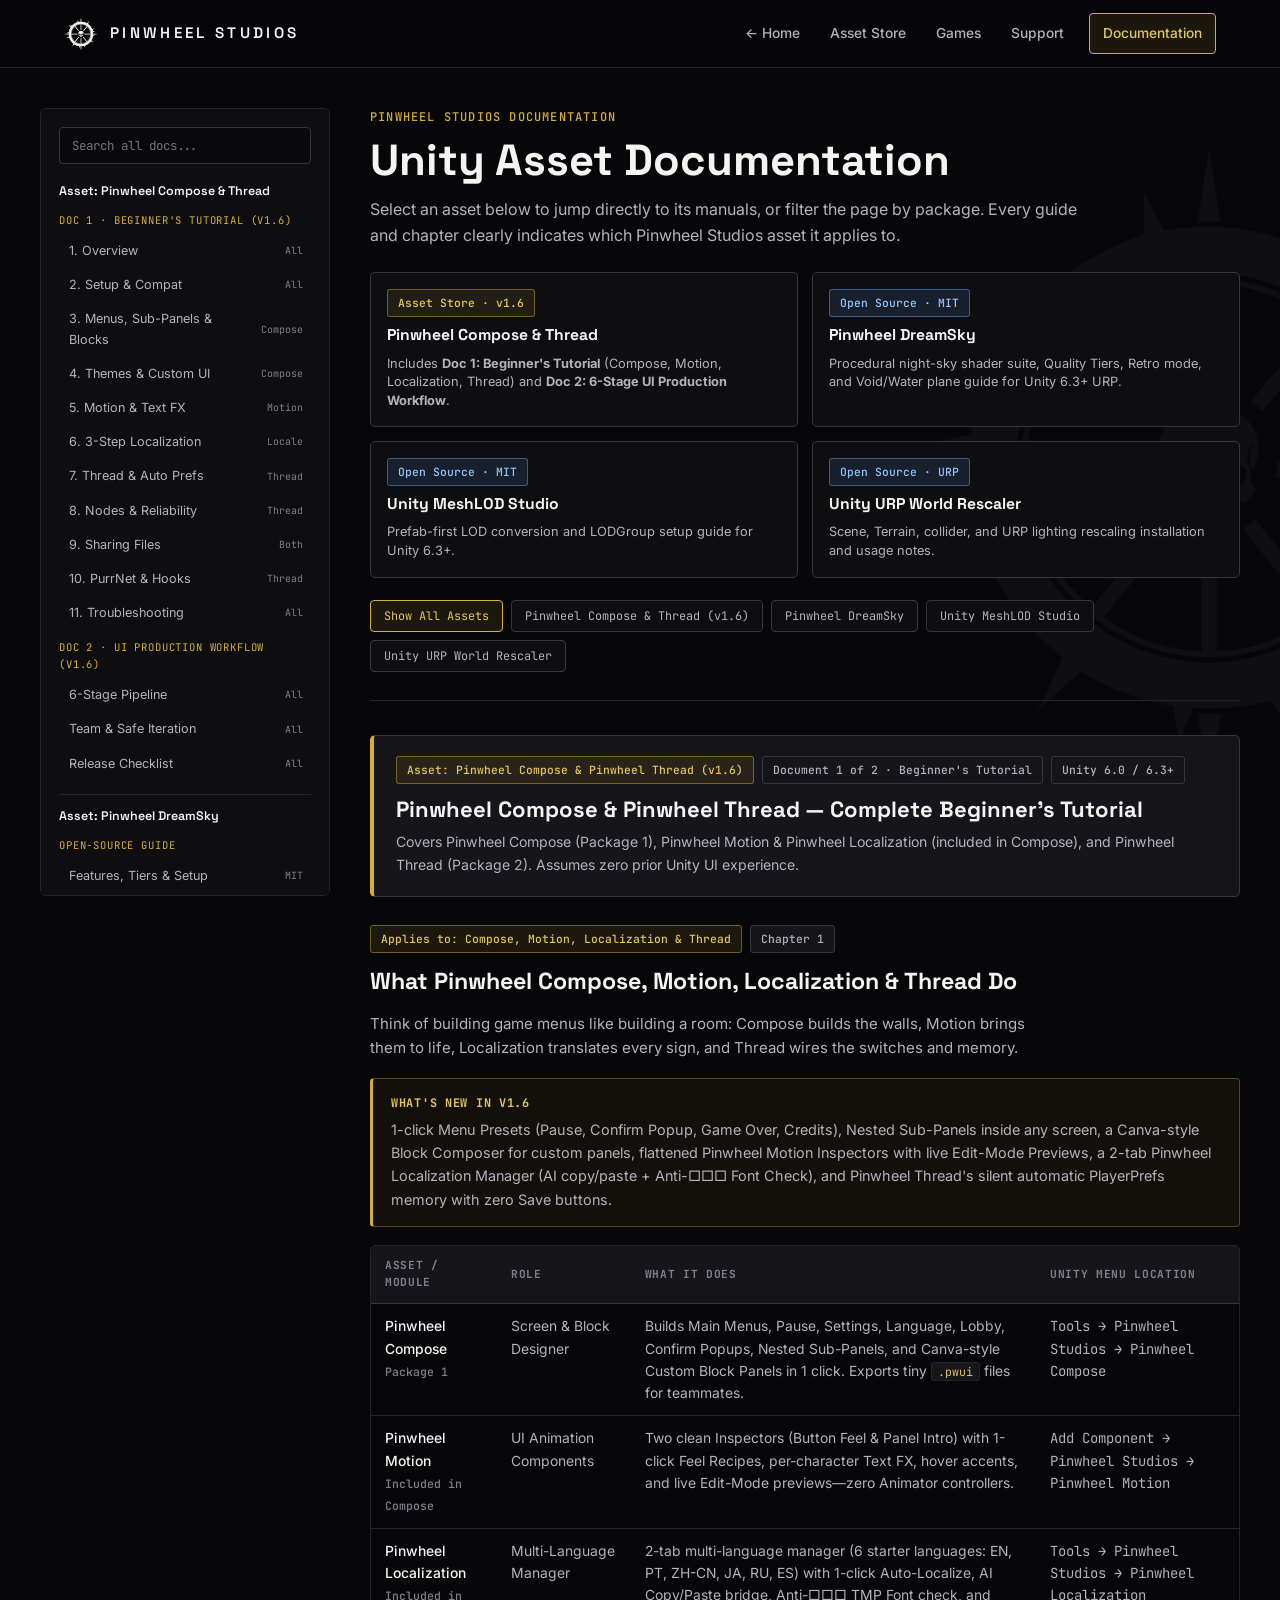
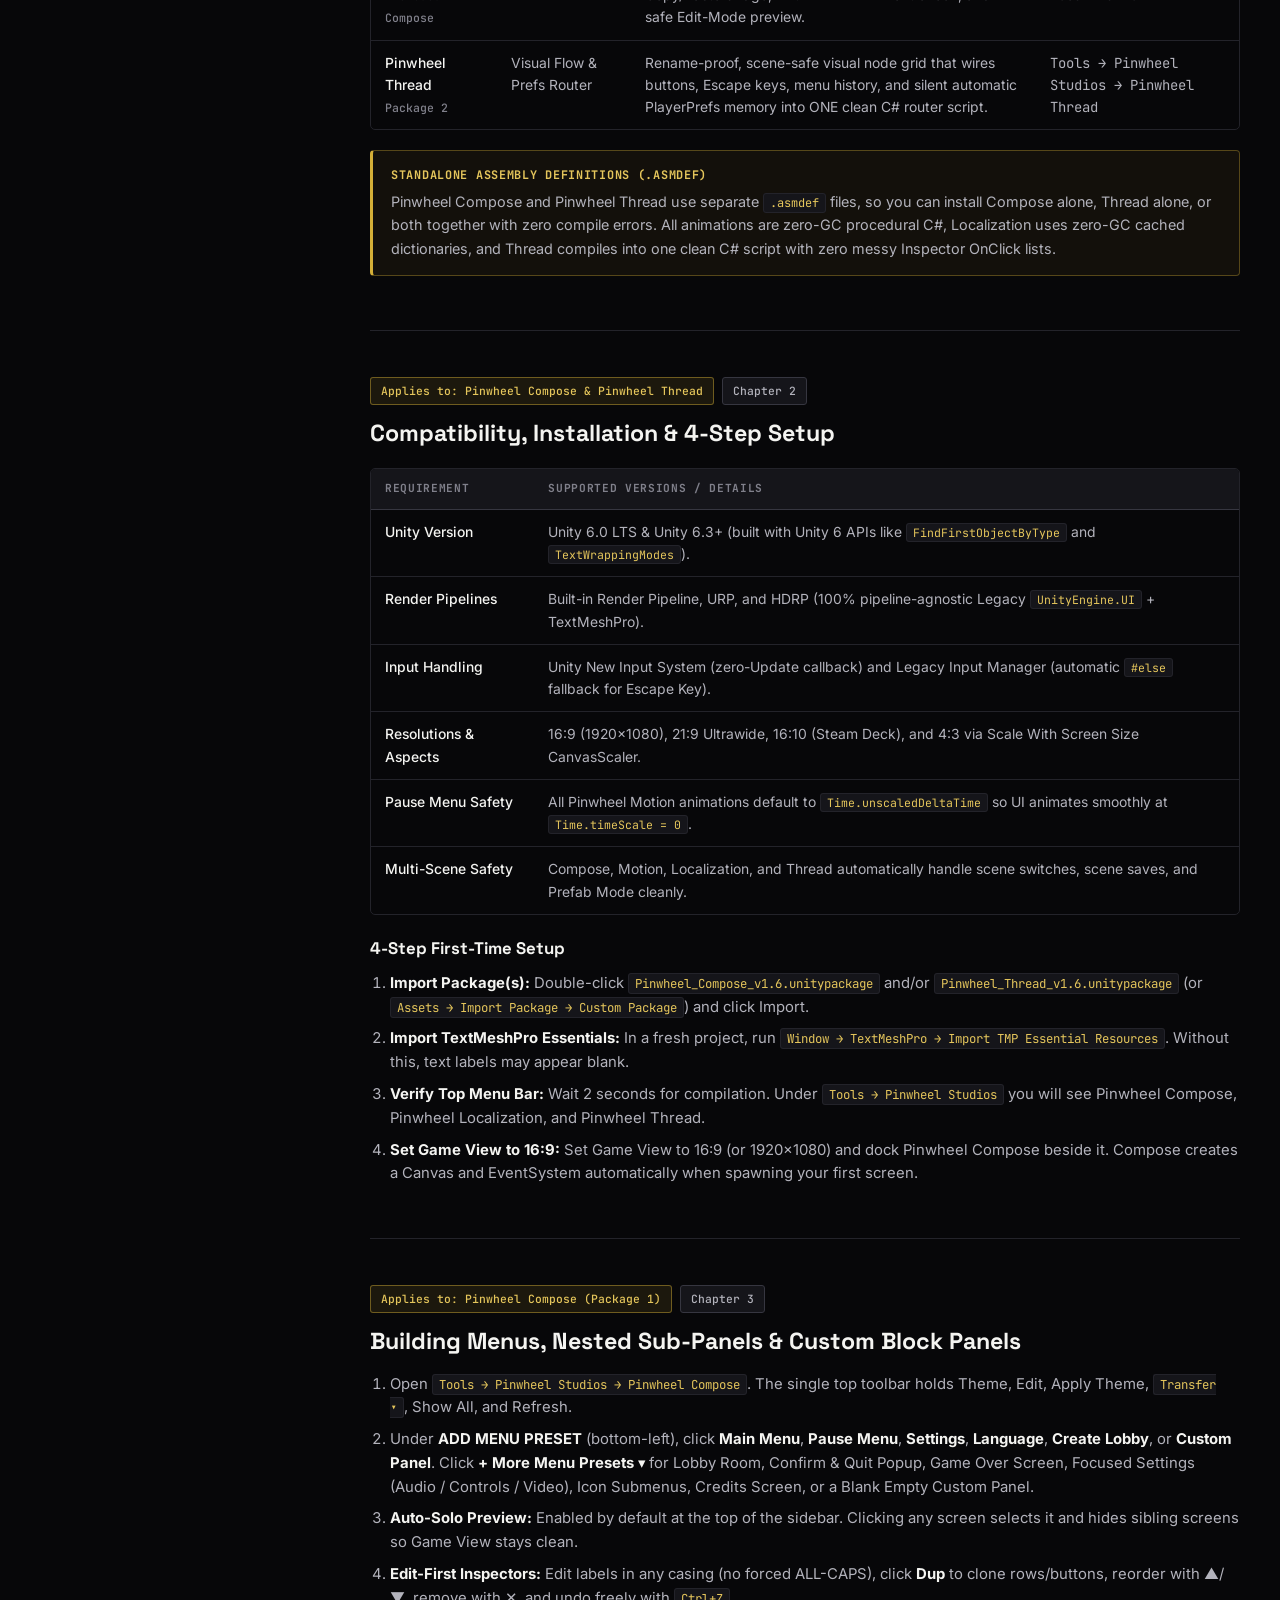
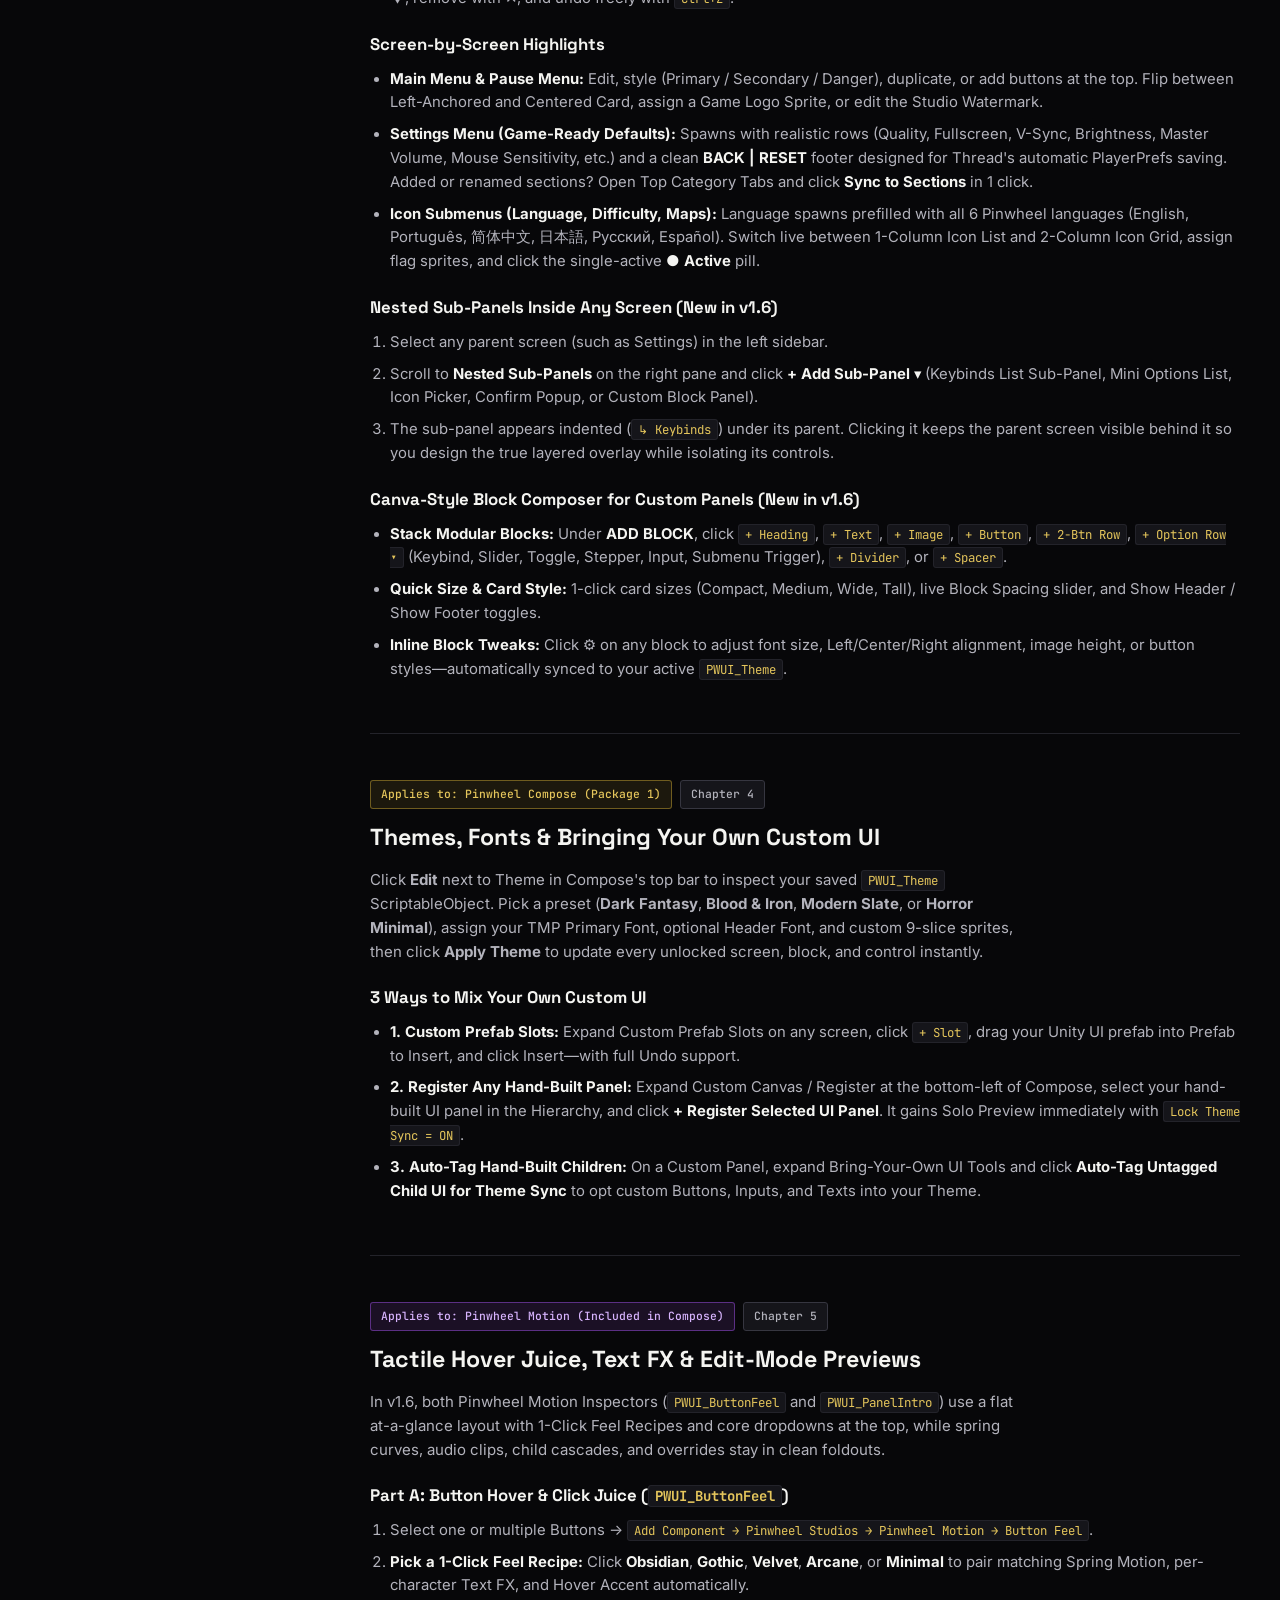
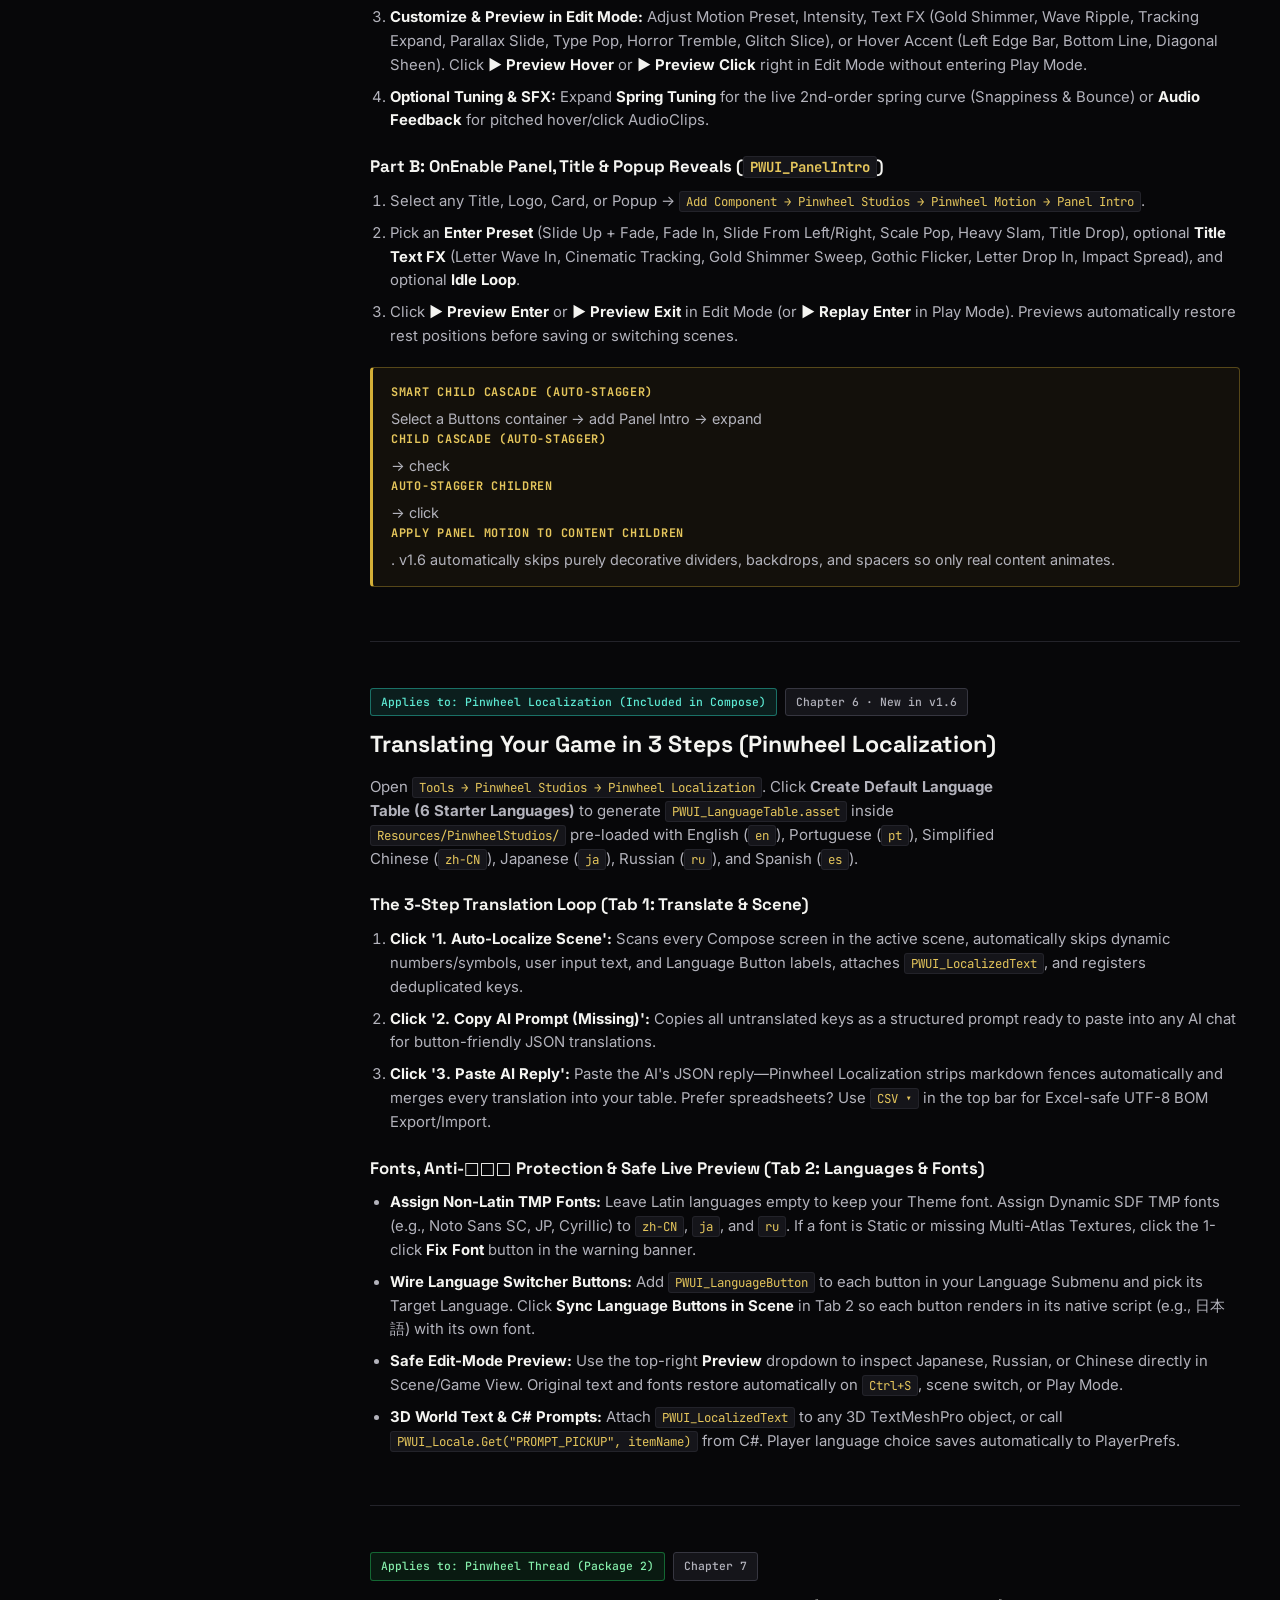
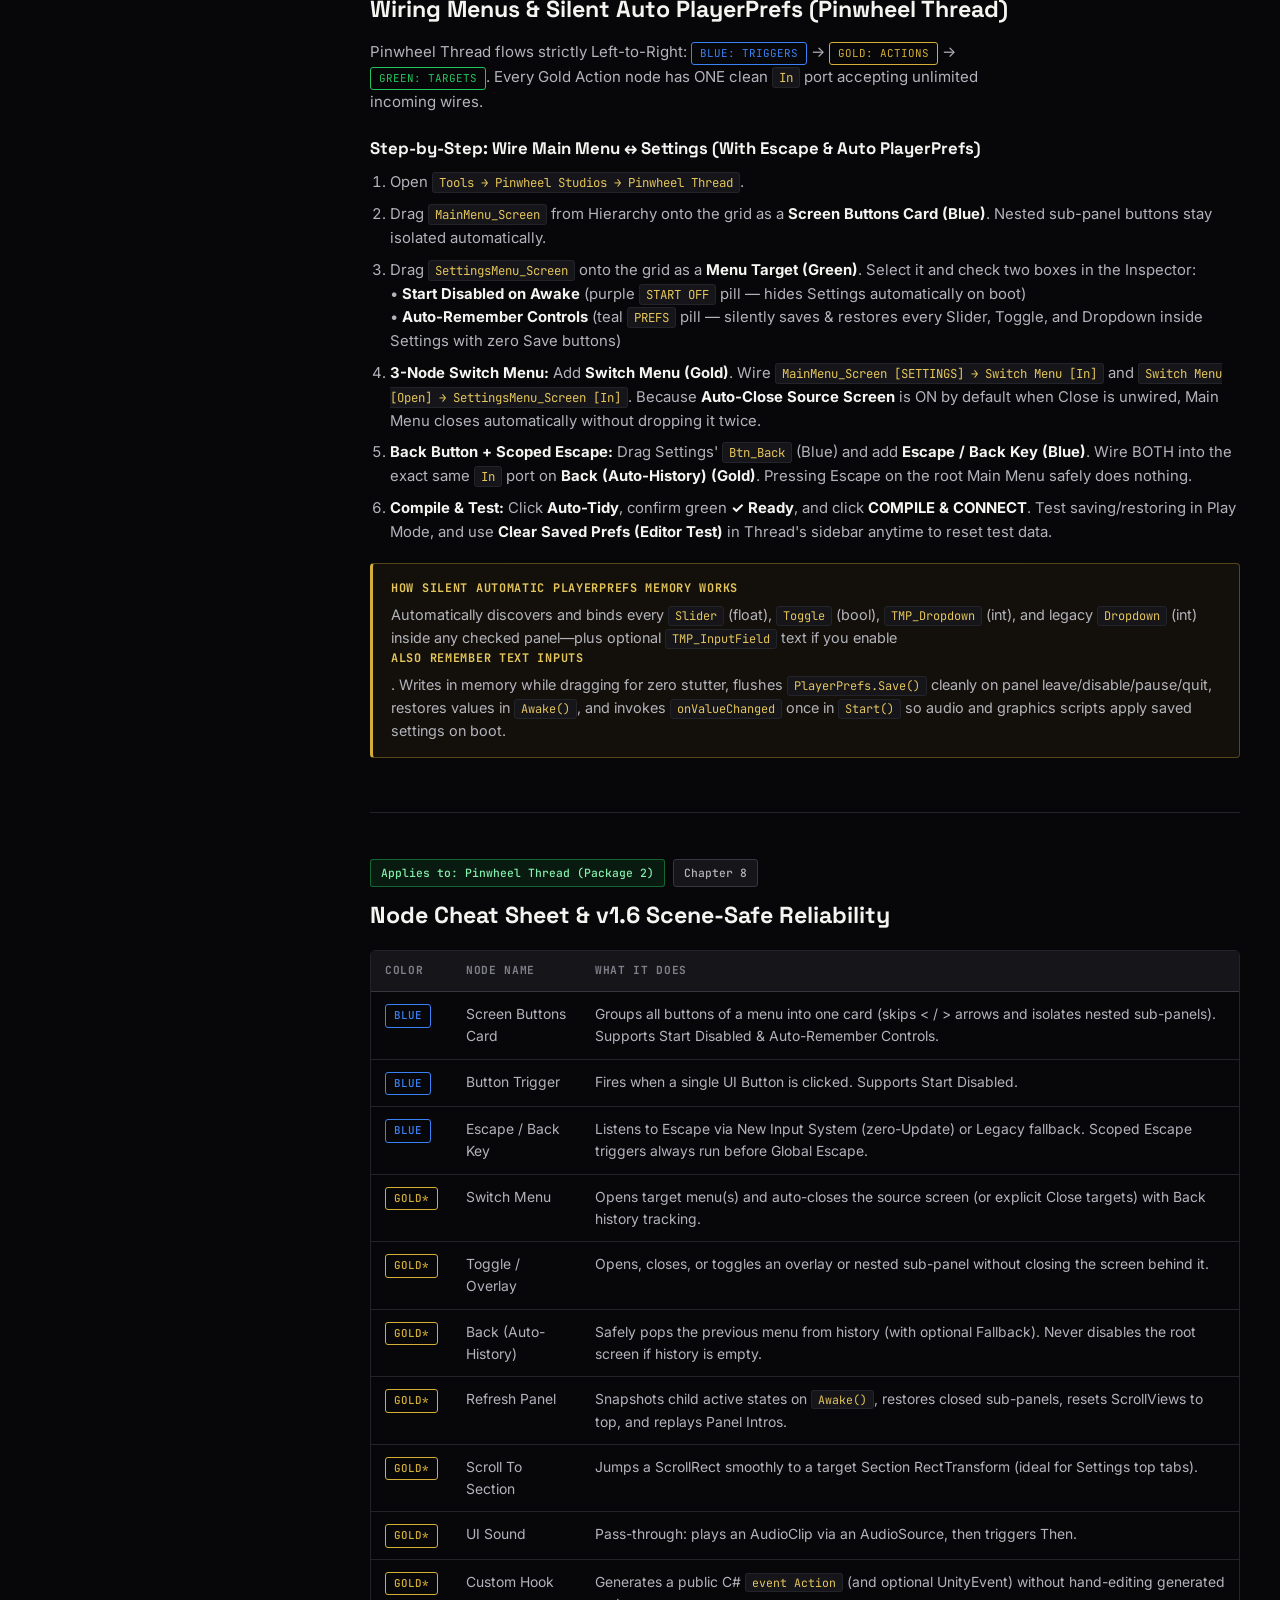
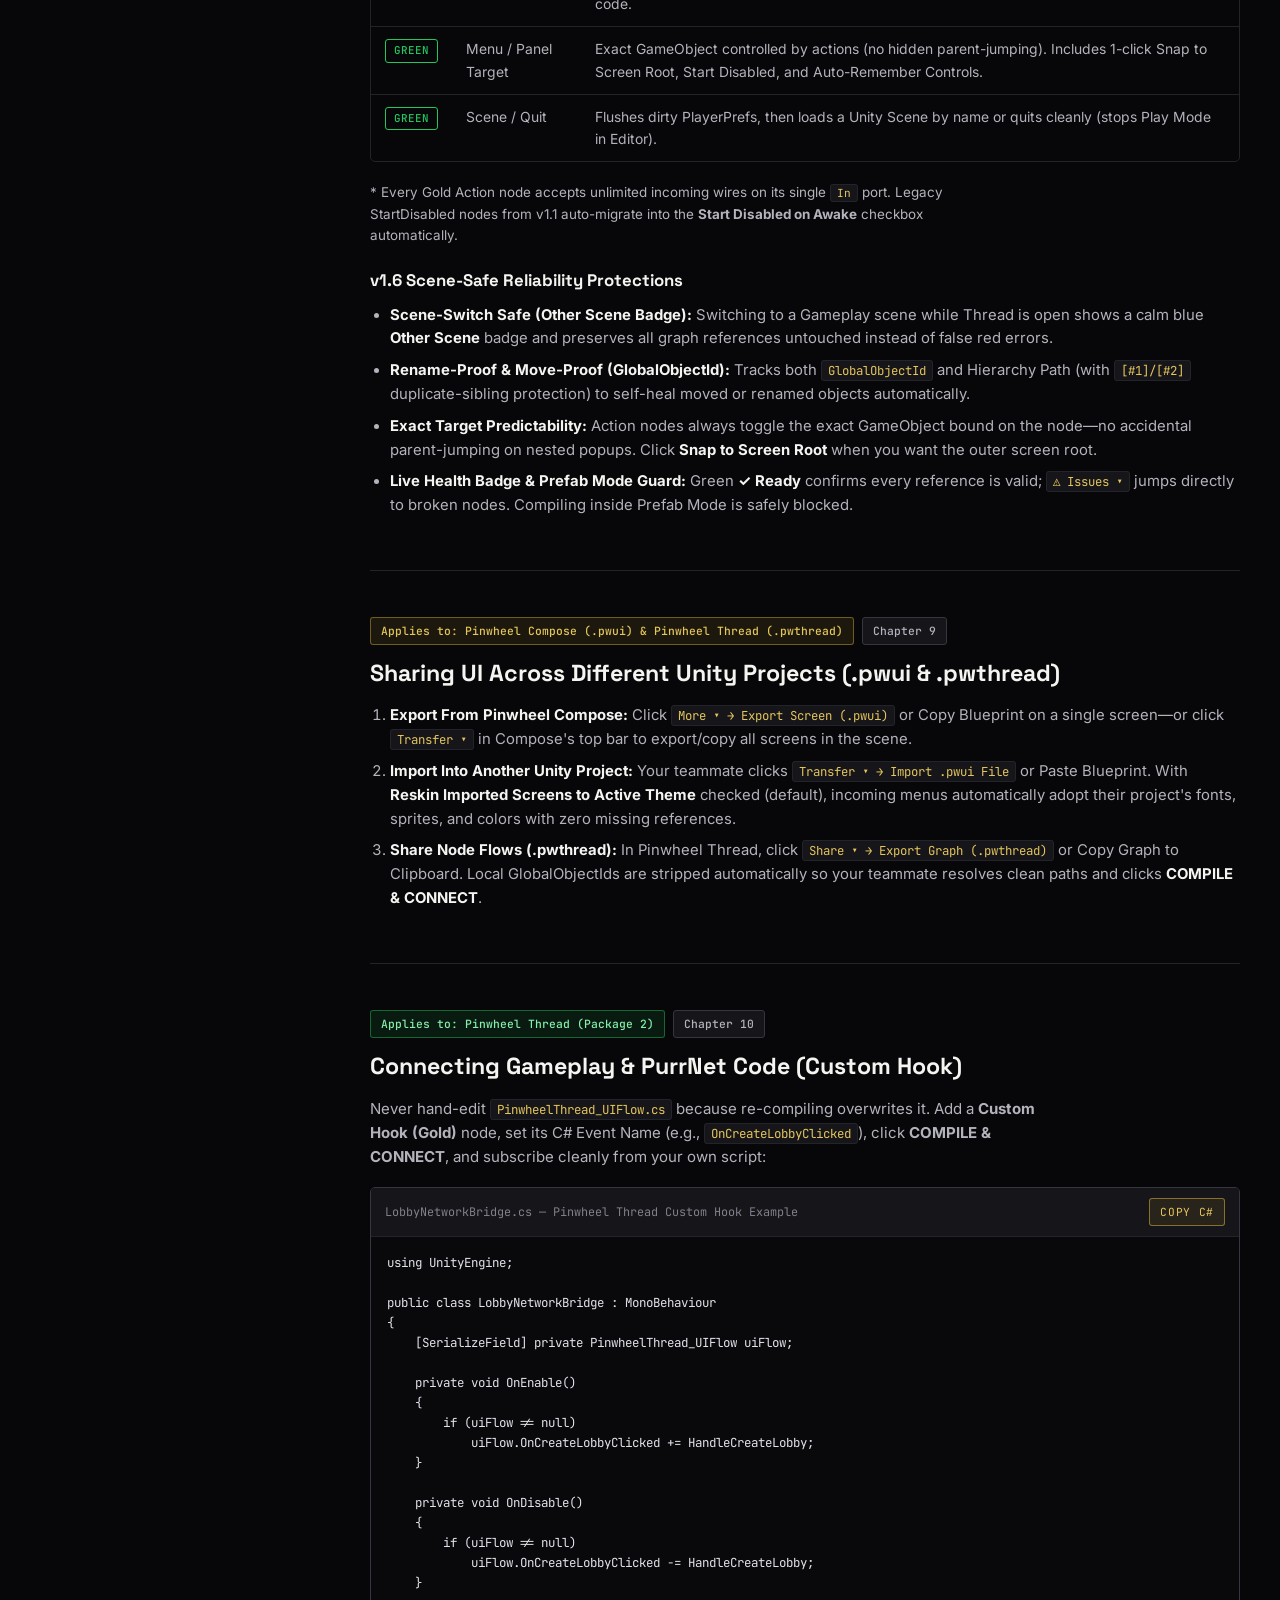
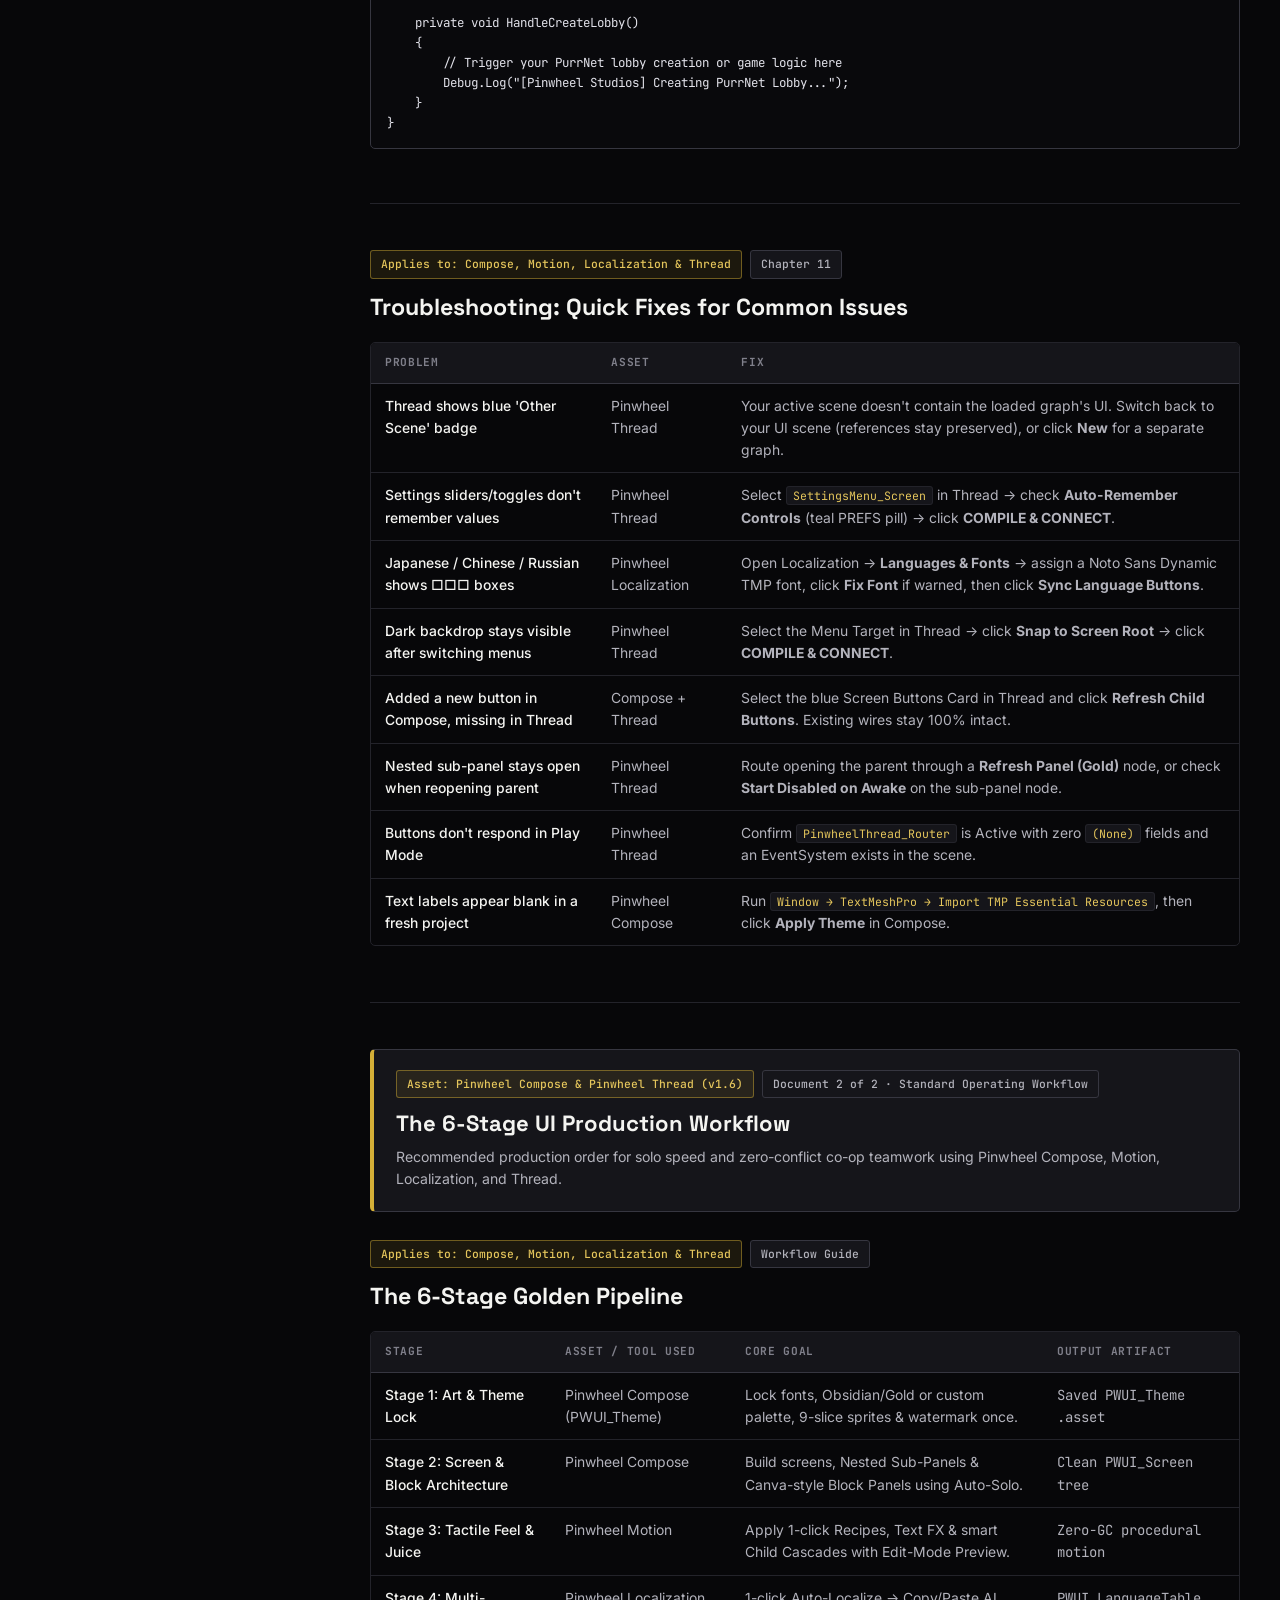
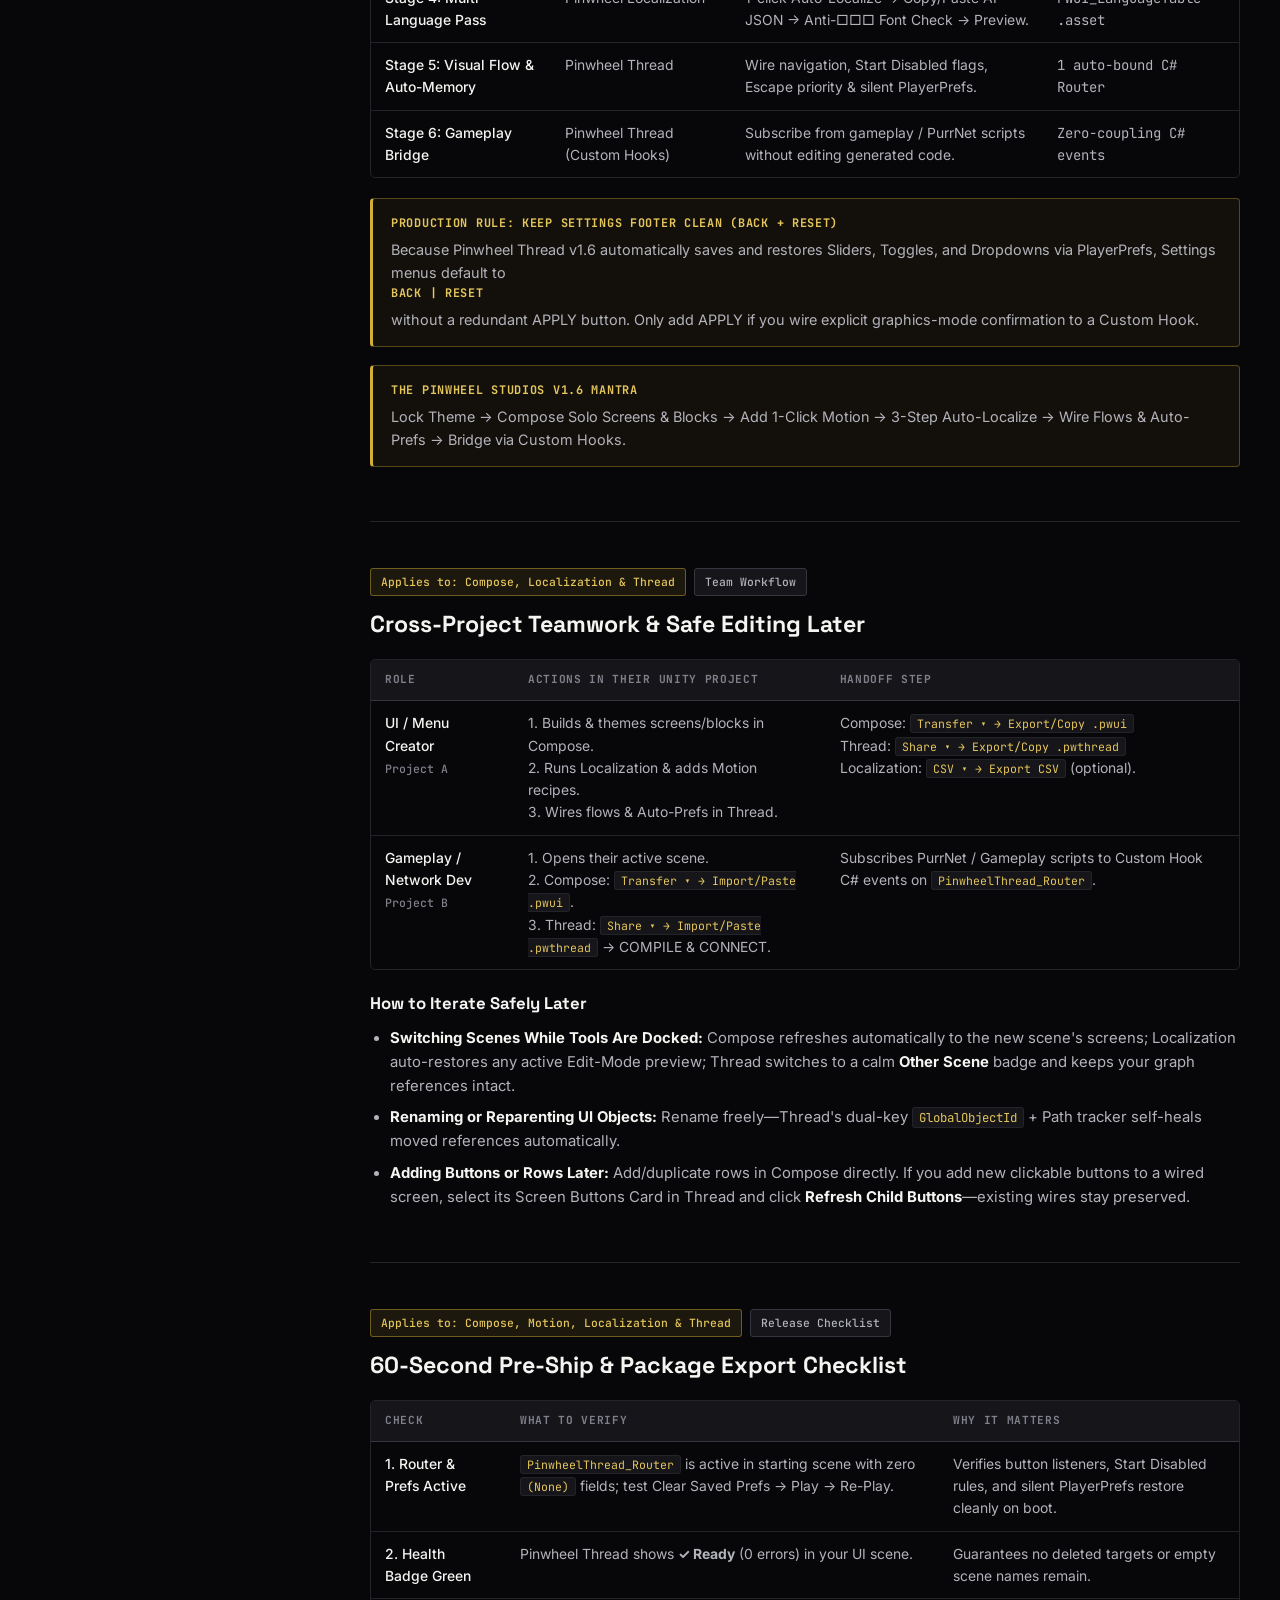
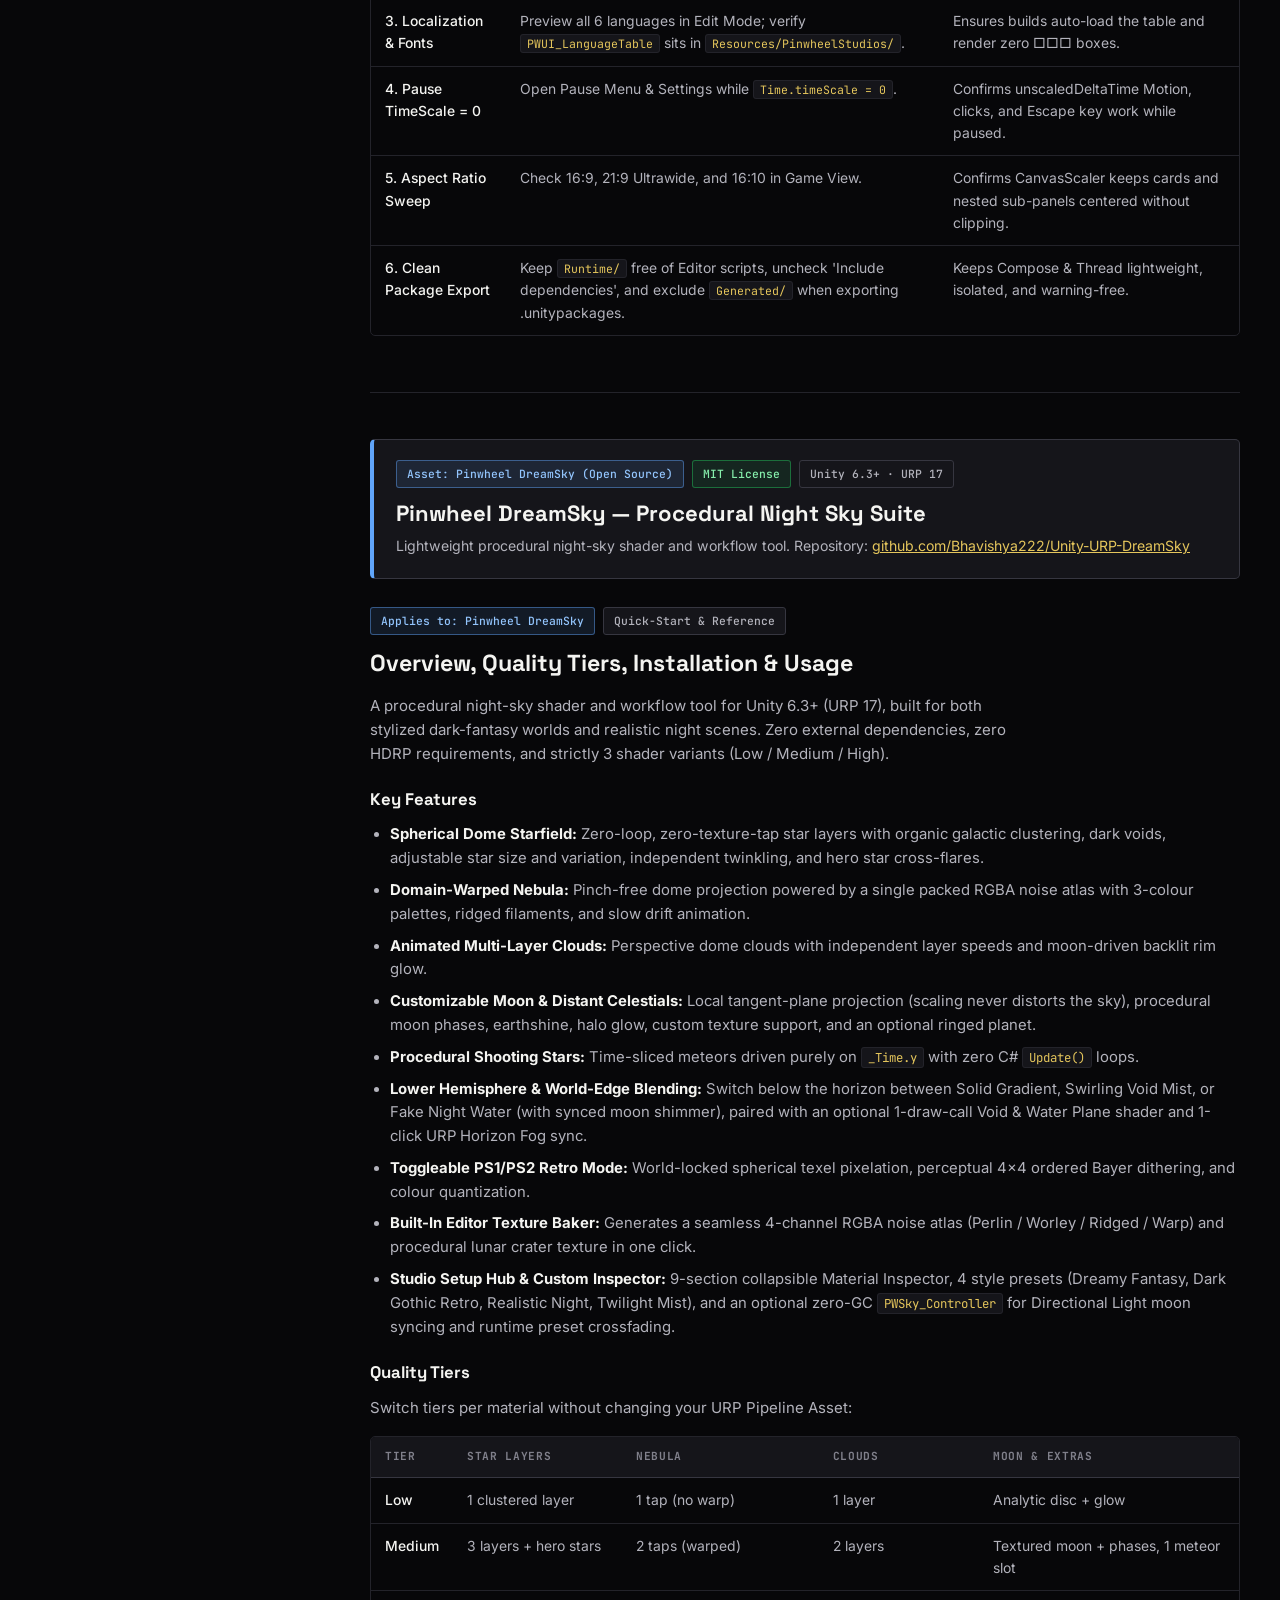
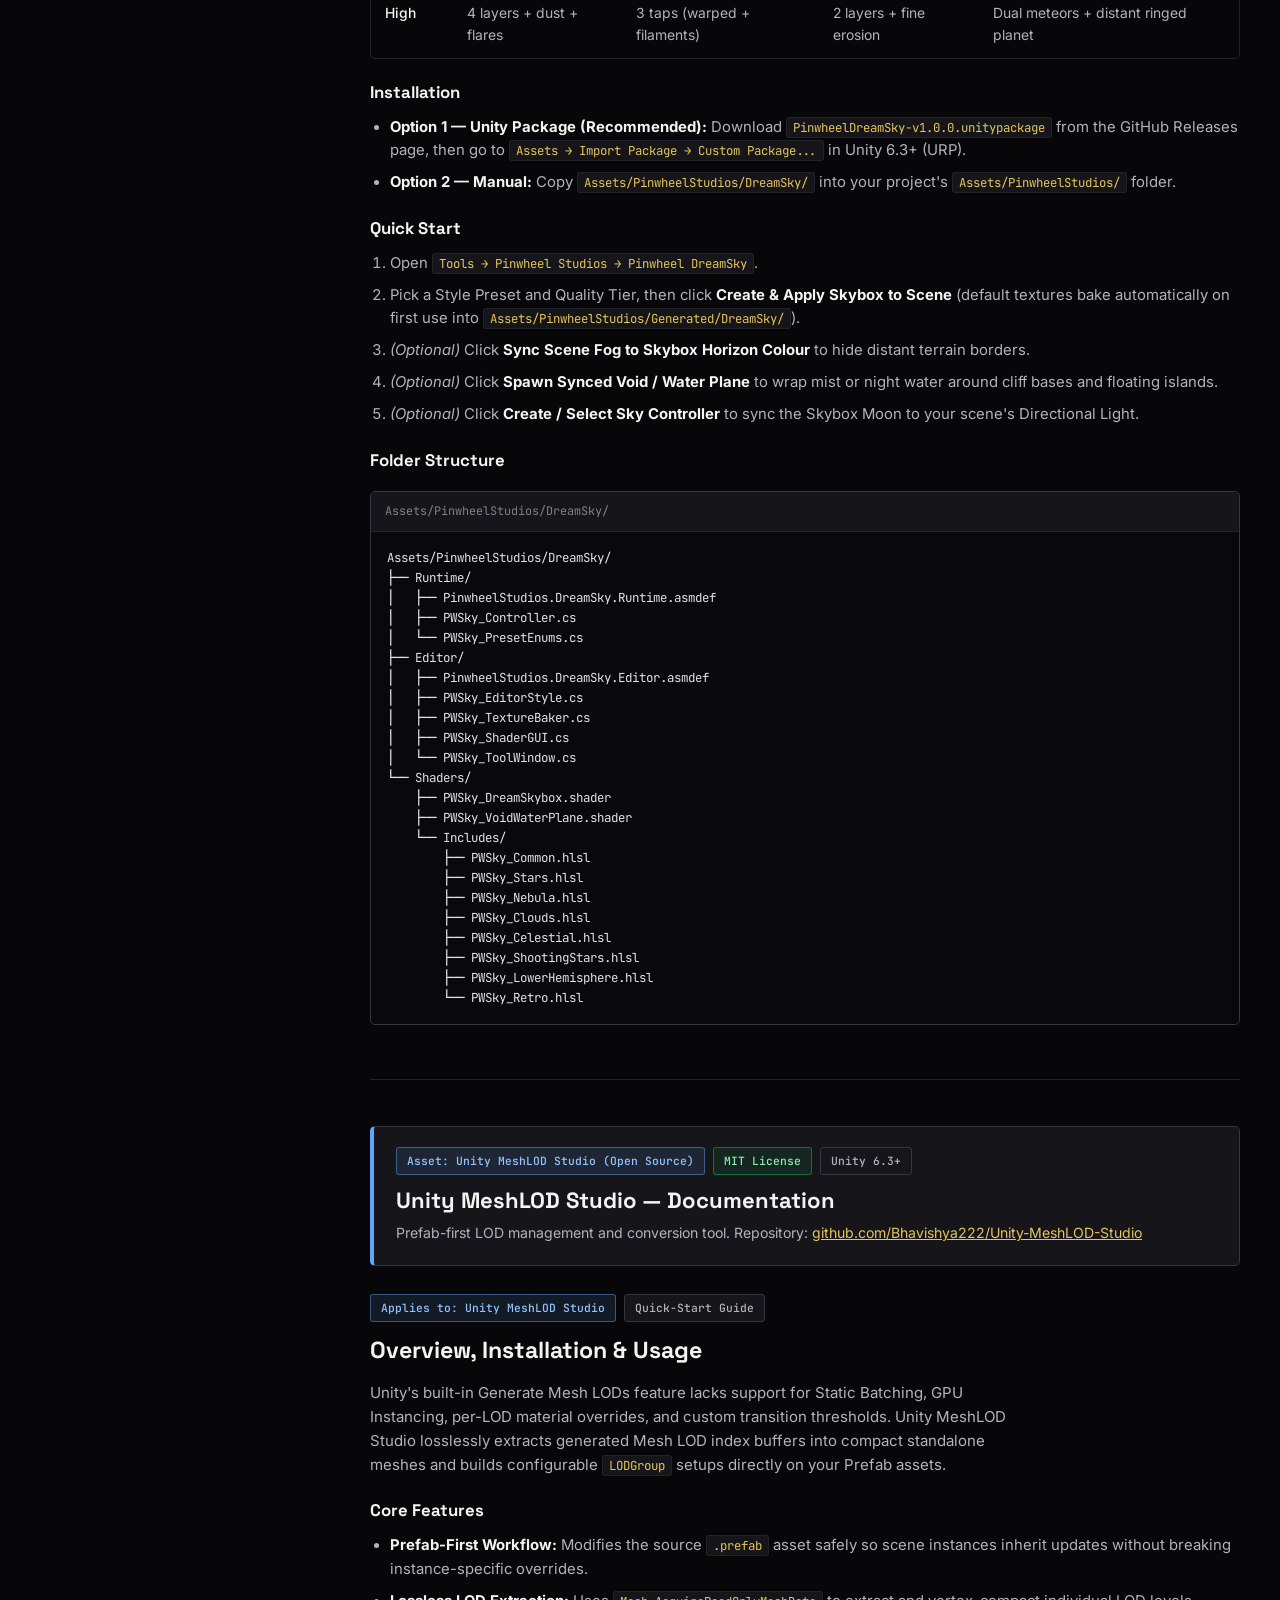
<file: docs.html>
<!DOCTYPE html>
<html lang="en">
<head>
  <meta charset="UTF-8" />
  <meta name="viewport" content="width=device-width, initial-scale=1.0" />
  <title>Documentation — Pinwheel Studios Unity Tools</title>
  <meta name="description" content="Official Unity documentation for Pinwheel Compose, Pinwheel Motion, Pinwheel Localization, Pinwheel Thread (v1.6), Pinwheel DreamSky, Unity MeshLOD Studio, and Unity URP World Rescaler by Pinwheel Studios." />
  <link rel="icon" type="image/png" href="assets/favicon.png" />
  <link rel="preconnect" href="https://fonts.googleapis.com" />
  <link rel="preconnect" href="https://fonts.gstatic.com" crossorigin />
  <link href="https://fonts.googleapis.com/css2?family=Inter:wght@400;500;600&family=JetBrains+Mono:wght@400;500;600&family=Space+Grotesk:wght@500;600;700&display=swap" rel="stylesheet" />
  <link rel="stylesheet" href="styles.css" />
  <style>
    @media (min-width: 1021px) {
      .asset-directory { grid-template-columns: repeat(2, 1fr); }
    }
    .tag-teal {
      border-color: rgba(45, 212, 191, 0.45);
      background: rgba(45, 212, 191, 0.11);
      color: #5eead4;
    }
  </style>
</head>
<body>
  <img src="assets/pinwheel-mark.png" alt="" aria-hidden="true" class="bg-pinwheel" />

  <div class="page-wrap">
    <!-- TOP NAVIGATION -->
    <header class="topbar">
      <div class="container topbar-inner">
        <a href="index.html" class="brand" aria-label="Pinwheel Studios Home">
          <img src="assets/pinwheel-mark.png" alt="Pinwheel Studios Logo" class="brand-mark" />
          <span class="brand-title">PINWHEEL STUDIOS</span>
        </a>

        <button class="mobile-toggle" aria-expanded="false" aria-label="Toggle Menu">Menu</button>

        <nav class="nav-links" aria-label="Primary Navigation">
          <a href="index.html">← Home</a>
          <a href="index.html#tools">Asset Store</a>
          <a href="index.html#games">Games</a>
          <a href="index.html#support">Support</a>
          <a href="docs.html" class="nav-docs active">Documentation</a>
        </nav>
      </div>
    </header>

    <main class="container docs-layout">
      <!-- STICKY SIDEBAR GROUPED BY ASSET -->
      <aside class="docs-sidebar" aria-label="Documentation Navigation">
        <input id="docsSearch" class="docs-search" type="search" placeholder="Search all docs..." aria-label="Search documentation" />

        <!-- ASSET 1: PINWHEEL COMPOSE & THREAD -->
        <div class="toc-asset-block">
          <div class="toc-asset-title">Asset: Pinwheel Compose &amp; Thread</div>
          <div class="toc-group-label">Doc 1 · Beginner's Tutorial (v1.6)</div>
          <ul class="toc-list">
            <li><a href="#ch1"><span>1. Overview</span><span class="toc-pill">All</span></a></li>
            <li><a href="#ch2"><span>2. Setup &amp; Compat</span><span class="toc-pill">All</span></a></li>
            <li><a href="#ch3"><span>3. Menus, Sub-Panels &amp; Blocks</span><span class="toc-pill">Compose</span></a></li>
            <li><a href="#ch4"><span>4. Themes &amp; Custom UI</span><span class="toc-pill">Compose</span></a></li>
            <li><a href="#ch5"><span>5. Motion &amp; Text FX</span><span class="toc-pill">Motion</span></a></li>
            <li><a href="#ch6"><span>6. 3-Step Localization</span><span class="toc-pill">Locale</span></a></li>
            <li><a href="#ch7"><span>7. Thread &amp; Auto Prefs</span><span class="toc-pill">Thread</span></a></li>
            <li><a href="#ch8"><span>8. Nodes &amp; Reliability</span><span class="toc-pill">Thread</span></a></li>
            <li><a href="#ch9"><span>9. Sharing Files</span><span class="toc-pill">Both</span></a></li>
            <li><a href="#ch10"><span>10. PurrNet &amp; Hooks</span><span class="toc-pill">Thread</span></a></li>
            <li><a href="#ch11"><span>11. Troubleshooting</span><span class="toc-pill">All</span></a></li>
          </ul>

          <div class="toc-group-label">Doc 2 · UI Production Workflow (v1.6)</div>
          <ul class="toc-list">
            <li><a href="#wf-pipeline"><span>6-Stage Pipeline</span><span class="toc-pill">All</span></a></li>
            <li><a href="#wf-team"><span>Team &amp; Safe Iteration</span><span class="toc-pill">All</span></a></li>
            <li><a href="#wf-checklist"><span>Release Checklist</span><span class="toc-pill">All</span></a></li>
          </ul>
        </div>

        <!-- ASSET 2: PINWHEEL DREAMSKY -->
        <div class="toc-asset-block">
          <div class="toc-asset-title">Asset: Pinwheel DreamSky</div>
          <div class="toc-group-label">Open-Source Guide</div>
          <ul class="toc-list">
            <li><a href="#dreamsky-docs"><span>Features, Tiers &amp; Setup</span><span class="toc-pill">MIT</span></a></li>
          </ul>
        </div>

        <!-- ASSET 3: UNITY MESHLOD STUDIO -->
        <div class="toc-asset-block">
          <div class="toc-asset-title">Asset: Unity MeshLOD Studio</div>
          <div class="toc-group-label">Open-Source Guide</div>
          <ul class="toc-list">
            <li><a href="#meshlod-docs"><span>Features, Install &amp; Usage</span><span class="toc-pill">MIT</span></a></li>
          </ul>
        </div>

        <!-- ASSET 4: UNITY URP WORLD RESCALER -->
        <div class="toc-asset-block">
          <div class="toc-asset-title">Asset: Unity URP World Rescaler</div>
          <div class="toc-group-label">Open-Source Guide</div>
          <ul class="toc-list">
            <li><a href="#rescaler-docs"><span>Features, Install &amp; Usage</span><span class="toc-pill">URP</span></a></li>
          </ul>
        </div>
      </aside>

      <!-- DOCUMENTATION BODY -->
      <div class="docs-content">
        <div class="docs-hero">
          <div class="section-label">Pinwheel Studios Documentation</div>
          <h1>Unity Asset Documentation</h1>
          <p style="color:var(--ink-mid);max-width:72ch;">
            Select an asset below to jump directly to its manuals, or filter the page by package. Every guide and chapter clearly indicates which Pinwheel Studios asset it applies to.
          </p>

          <!-- EXPLICIT ASSET DIRECTORY -->
          <div class="asset-directory">
            <a href="#suite-tutorial" class="asset-dir-card">
              <span class="tag tag-gold" style="align-self:flex-start;">Asset Store · v1.6</span>
              <h3>Pinwheel Compose &amp; Thread</h3>
              <p>Includes <strong>Doc 1: Beginner's Tutorial</strong> (Compose, Motion, Localization, Thread) and <strong>Doc 2: 6-Stage UI Production Workflow</strong>.</p>
            </a>
            <a href="#dreamsky-docs" class="asset-dir-card">
              <span class="tag tag-blue" style="align-self:flex-start;">Open Source · MIT</span>
              <h3>Pinwheel DreamSky</h3>
              <p>Procedural night-sky shader suite, Quality Tiers, Retro mode, and Void/Water plane guide for Unity 6.3+ URP.</p>
            </a>
            <a href="#meshlod-docs" class="asset-dir-card">
              <span class="tag tag-blue" style="align-self:flex-start;">Open Source · MIT</span>
              <h3>Unity MeshLOD Studio</h3>
              <p>Prefab-first LOD conversion and LODGroup setup guide for Unity 6.3+.</p>
            </a>
            <a href="#rescaler-docs" class="asset-dir-card">
              <span class="tag tag-blue" style="align-self:flex-start;">Open Source · URP</span>
              <h3>Unity URP World Rescaler</h3>
              <p>Scene, Terrain, collider, and URP lighting rescaling installation and usage notes.</p>
            </a>
          </div>

          <!-- INTERACTIVE ASSET FILTER -->
          <div class="asset-filter-bar" role="group" aria-label="Filter Documentation by Asset">
            <button type="button" class="filter-btn active" data-filter="all">Show All Assets</button>
            <button type="button" class="filter-btn" data-filter="suite">Pinwheel Compose &amp; Thread (v1.6)</button>
            <button type="button" class="filter-btn" data-filter="dreamsky">Pinwheel DreamSky</button>
            <button type="button" class="filter-btn" data-filter="meshlod">Unity MeshLOD Studio</button>
            <button type="button" class="filter-btn" data-filter="rescaler">Unity URP World Rescaler</button>
          </div>
        </div>

        <!-- ================================================================
             DOCUMENT 1 BANNER: PINWHEEL COMPOSE & THREAD BEGINNER'S TUTORIAL
             ================================================================ -->
        <div id="suite-tutorial" class="doc-group-banner" data-asset="suite">
          <div class="doc-group-meta">
            <span class="tag tag-gold">Asset: Pinwheel Compose &amp; Pinwheel Thread (v1.6)</span>
            <span class="tag">Document 1 of 2 · Beginner's Tutorial</span>
            <span class="tag">Unity 6.0 / 6.3+</span>
          </div>
          <h2>Pinwheel Compose &amp; Pinwheel Thread — Complete Beginner's Tutorial</h2>
          <p>Covers Pinwheel Compose (Package 1), Pinwheel Motion &amp; Pinwheel Localization (included in Compose), and Pinwheel Thread (Package 2). Assumes zero prior Unity UI experience.</p>
        </div>

        <!-- CHAPTER 1 -->
        <section id="ch1" class="docs-chapter" data-asset="suite">
          <div class="chapter-top-meta">
            <span class="tag tag-gold">Applies to: Compose, Motion, Localization &amp; Thread</span>
            <span class="tag">Chapter 1</span>
          </div>
          <h2>What Pinwheel Compose, Motion, Localization &amp; Thread Do</h2>
          <p>
            Think of building game menus like building a room: Compose builds the walls, Motion brings them to life, Localization translates every sign, and Thread wires the switches and memory.
          </p>
          <div class="callout">
            <strong>What's New in v1.6</strong>
            1-click Menu Presets (Pause, Confirm Popup, Game Over, Credits), Nested Sub-Panels inside any screen, a Canva-style Block Composer for custom panels, flattened Pinwheel Motion Inspectors with live Edit-Mode Previews, a 2-tab Pinwheel Localization Manager (AI copy/paste + Anti-□□□ Font Check), and Pinwheel Thread's silent automatic PlayerPrefs memory with zero Save buttons.
          </div>
          <div class="doc-table-wrap">
            <table class="doc-table">
              <thead>
                <tr><th>Asset / Module</th><th>Role</th><th>What It Does</th><th>Unity Menu Location</th></tr>
              </thead>
              <tbody>
                <tr>
                  <td>Pinwheel Compose<br /><span class="mono" style="font-size:0.72rem;color:var(--ink-dim);">Package 1</span></td>
                  <td>Screen &amp; Block Designer</td>
                  <td>Builds Main Menus, Pause, Settings, Language, Lobby, Confirm Popups, Nested Sub-Panels, and Canva-style Custom Block Panels in 1 click. Exports tiny <span class="inline-code">.pwui</span> files for teammates.</td>
                  <td class="mono">Tools → Pinwheel Studios → Pinwheel Compose</td>
                </tr>
                <tr>
                  <td>Pinwheel Motion<br /><span class="mono" style="font-size:0.72rem;color:var(--ink-dim);">Included in Compose</span></td>
                  <td>UI Animation Components</td>
                  <td>Two clean Inspectors (Button Feel &amp; Panel Intro) with 1-click Feel Recipes, per-character Text FX, hover accents, and live Edit-Mode previews—zero Animator controllers.</td>
                  <td class="mono">Add Component → Pinwheel Studios → Pinwheel Motion</td>
                </tr>
                <tr>
                  <td>Pinwheel Localization<br /><span class="mono" style="font-size:0.72rem;color:var(--ink-dim);">Included in Compose</span></td>
                  <td>Multi-Language Manager</td>
                  <td>2-tab multi-language manager (6 starter languages: EN, PT, ZH-CN, JA, RU, ES) with 1-click Auto-Localize, AI Copy/Paste bridge, Anti-□□□ TMP Font check, and safe Edit-Mode preview.</td>
                  <td class="mono">Tools → Pinwheel Studios → Pinwheel Localization</td>
                </tr>
                <tr>
                  <td>Pinwheel Thread<br /><span class="mono" style="font-size:0.72rem;color:var(--ink-dim);">Package 2</span></td>
                  <td>Visual Flow &amp; Prefs Router</td>
                  <td>Rename-proof, scene-safe visual node grid that wires buttons, Escape keys, menu history, and silent automatic PlayerPrefs memory into ONE clean C# router script.</td>
                  <td class="mono">Tools → Pinwheel Studios → Pinwheel Thread</td>
                </tr>
              </tbody>
            </table>
          </div>
          <div class="callout">
            <strong>Standalone Assembly Definitions (.asmdef)</strong>
            Pinwheel Compose and Pinwheel Thread use separate <span class="inline-code">.asmdef</span> files, so you can install Compose alone, Thread alone, or both together with zero compile errors. All animations are zero-GC procedural C#, Localization uses zero-GC cached dictionaries, and Thread compiles into one clean C# script with zero messy Inspector OnClick lists.
          </div>
        </section>

        <!-- CHAPTER 2 -->
        <section id="ch2" class="docs-chapter" data-asset="suite">
          <div class="chapter-top-meta">
            <span class="tag tag-gold">Applies to: Pinwheel Compose &amp; Pinwheel Thread</span>
            <span class="tag">Chapter 2</span>
          </div>
          <h2>Compatibility, Installation &amp; 4-Step Setup</h2>
          <div class="doc-table-wrap">
            <table class="doc-table">
              <thead>
                <tr><th>Requirement</th><th>Supported Versions / Details</th></tr>
              </thead>
              <tbody>
                <tr><td>Unity Version</td><td>Unity 6.0 LTS &amp; Unity 6.3+ (built with Unity 6 APIs like <span class="inline-code">FindFirstObjectByType</span> and <span class="inline-code">TextWrappingModes</span>).</td></tr>
                <tr><td>Render Pipelines</td><td>Built-in Render Pipeline, URP, and HDRP (100% pipeline-agnostic Legacy <span class="inline-code">UnityEngine.UI</span> + TextMeshPro).</td></tr>
                <tr><td>Input Handling</td><td>Unity New Input System (zero-Update callback) and Legacy Input Manager (automatic <span class="inline-code">#else</span> fallback for Escape Key).</td></tr>
                <tr><td>Resolutions &amp; Aspects</td><td>16:9 (1920×1080), 21:9 Ultrawide, 16:10 (Steam Deck), and 4:3 via Scale With Screen Size CanvasScaler.</td></tr>
                <tr><td>Pause Menu Safety</td><td>All Pinwheel Motion animations default to <span class="inline-code">Time.unscaledDeltaTime</span> so UI animates smoothly at <span class="inline-code">Time.timeScale = 0</span>.</td></tr>
                <tr><td>Multi-Scene Safety</td><td>Compose, Motion, Localization, and Thread automatically handle scene switches, scene saves, and Prefab Mode cleanly.</td></tr>
              </tbody>
            </table>
          </div>
          <h3>4-Step First-Time Setup</h3>
          <ol>
            <li><strong>Import Package(s):</strong> Double-click <span class="inline-code">Pinwheel_Compose_v1.6.unitypackage</span> and/or <span class="inline-code">Pinwheel_Thread_v1.6.unitypackage</span> (or <span class="inline-code">Assets → Import Package → Custom Package</span>) and click Import.</li>
            <li><strong>Import TextMeshPro Essentials:</strong> In a fresh project, run <span class="inline-code">Window → TextMeshPro → Import TMP Essential Resources</span>. Without this, text labels may appear blank.</li>
            <li><strong>Verify Top Menu Bar:</strong> Wait 2 seconds for compilation. Under <span class="inline-code">Tools → Pinwheel Studios</span> you will see Pinwheel Compose, Pinwheel Localization, and Pinwheel Thread.</li>
            <li><strong>Set Game View to 16:9:</strong> Set Game View to 16:9 (or 1920×1080) and dock Pinwheel Compose beside it. Compose creates a Canvas and EventSystem automatically when spawning your first screen.</li>
          </ol>
        </section>

        <!-- CHAPTER 3 -->
        <section id="ch3" class="docs-chapter" data-asset="suite">
          <div class="chapter-top-meta">
            <span class="tag tag-gold">Applies to: Pinwheel Compose (Package 1)</span>
            <span class="tag">Chapter 3</span>
          </div>
          <h2>Building Menus, Nested Sub-Panels &amp; Custom Block Panels</h2>
          <ol>
            <li>Open <span class="inline-code">Tools → Pinwheel Studios → Pinwheel Compose</span>. The single top toolbar holds Theme, Edit, Apply Theme, <span class="inline-code">Transfer ▾</span>, Show All, and Refresh.</li>
            <li>Under <strong>ADD MENU PRESET</strong> (bottom-left), click <strong>Main Menu</strong>, <strong>Pause Menu</strong>, <strong>Settings</strong>, <strong>Language</strong>, <strong>Create Lobby</strong>, or <strong>Custom Panel</strong>. Click <strong>+ More Menu Presets ▾</strong> for Lobby Room, Confirm &amp; Quit Popup, Game Over Screen, Focused Settings (Audio / Controls / Video), Icon Submenus, Credits Screen, or a Blank Empty Custom Panel.</li>
            <li><strong>Auto-Solo Preview:</strong> Enabled by default at the top of the sidebar. Clicking any screen selects it and hides sibling screens so Game View stays clean.</li>
            <li><strong>Edit-First Inspectors:</strong> Edit labels in any casing (no forced ALL-CAPS), click <strong>Dup</strong> to clone rows/buttons, reorder with ▲/▼, remove with ✕, and undo freely with <span class="inline-code">Ctrl+Z</span>.</li>
          </ol>
          <h3>Screen-by-Screen Highlights</h3>
          <ul>
            <li><strong>Main Menu &amp; Pause Menu:</strong> Edit, style (Primary / Secondary / Danger), duplicate, or add buttons at the top. Flip between Left-Anchored and Centered Card, assign a Game Logo Sprite, or edit the Studio Watermark.</li>
            <li><strong>Settings Menu (Game-Ready Defaults):</strong> Spawns with realistic rows (Quality, Fullscreen, V-Sync, Brightness, Master Volume, Mouse Sensitivity, etc.) and a clean <strong>BACK | RESET</strong> footer designed for Thread's automatic PlayerPrefs saving. Added or renamed sections? Open Top Category Tabs and click <strong>Sync to Sections</strong> in 1 click.</li>
            <li><strong>Icon Submenus (Language, Difficulty, Maps):</strong> Language spawns prefilled with all 6 Pinwheel languages (English, Português, 简体中文, 日本語, Русский, Español). Switch live between 1-Column Icon List and 2-Column Icon Grid, assign flag sprites, and click the single-active <strong>● Active</strong> pill.</li>
          </ul>
          <h3>Nested Sub-Panels Inside Any Screen (New in v1.6)</h3>
          <ol>
            <li>Select any parent screen (such as Settings) in the left sidebar.</li>
            <li>Scroll to <strong>Nested Sub-Panels</strong> on the right pane and click <strong>+ Add Sub-Panel ▾</strong> (Keybinds List Sub-Panel, Mini Options List, Icon Picker, Confirm Popup, or Custom Block Panel).</li>
            <li>The sub-panel appears indented (<span class="inline-code">↳ Keybinds</span>) under its parent. Clicking it keeps the parent screen visible behind it so you design the true layered overlay while isolating its controls.</li>
          </ol>
          <h3>Canva-Style Block Composer for Custom Panels (New in v1.6)</h3>
          <ul>
            <li><strong>Stack Modular Blocks:</strong> Under <strong>ADD BLOCK</strong>, click <span class="inline-code">+ Heading</span>, <span class="inline-code">+ Text</span>, <span class="inline-code">+ Image</span>, <span class="inline-code">+ Button</span>, <span class="inline-code">+ 2-Btn Row</span>, <span class="inline-code">+ Option Row ▾</span> (Keybind, Slider, Toggle, Stepper, Input, Submenu Trigger), <span class="inline-code">+ Divider</span>, or <span class="inline-code">+ Spacer</span>.</li>
            <li><strong>Quick Size &amp; Card Style:</strong> 1-click card sizes (Compact, Medium, Wide, Tall), live Block Spacing slider, and Show Header / Show Footer toggles.</li>
            <li><strong>Inline Block Tweaks:</strong> Click ⚙ on any block to adjust font size, Left/Center/Right alignment, image height, or button styles—automatically synced to your active <span class="inline-code">PWUI_Theme</span>.</li>
          </ul>
        </section>

        <!-- CHAPTER 4 -->
        <section id="ch4" class="docs-chapter" data-asset="suite">
          <div class="chapter-top-meta">
            <span class="tag tag-gold">Applies to: Pinwheel Compose (Package 1)</span>
            <span class="tag">Chapter 4</span>
          </div>
          <h2>Themes, Fonts &amp; Bringing Your Own Custom UI</h2>
          <p>
            Click <strong>Edit</strong> next to Theme in Compose's top bar to inspect your saved <span class="inline-code">PWUI_Theme</span> ScriptableObject. Pick a preset (<strong>Dark Fantasy</strong>, <strong>Blood &amp; Iron</strong>, <strong>Modern Slate</strong>, or <strong>Horror Minimal</strong>), assign your TMP Primary Font, optional Header Font, and custom 9-slice sprites, then click <strong>Apply Theme</strong> to update every unlocked screen, block, and control instantly.
          </p>
          <h3>3 Ways to Mix Your Own Custom UI</h3>
          <ul>
            <li><strong>1. Custom Prefab Slots:</strong> Expand Custom Prefab Slots on any screen, click <span class="inline-code">+ Slot</span>, drag your Unity UI prefab into Prefab to Insert, and click Insert—with full Undo support.</li>
            <li><strong>2. Register Any Hand-Built Panel:</strong> Expand Custom Canvas / Register at the bottom-left of Compose, select your hand-built UI panel in the Hierarchy, and click <strong>+ Register Selected UI Panel</strong>. It gains Solo Preview immediately with <span class="inline-code">Lock Theme Sync = ON</span>.</li>
            <li><strong>3. Auto-Tag Hand-Built Children:</strong> On a Custom Panel, expand Bring-Your-Own UI Tools and click <strong>Auto-Tag Untagged Child UI for Theme Sync</strong> to opt custom Buttons, Inputs, and Texts into your Theme.</li>
          </ul>
        </section>

        <!-- CHAPTER 5 -->
        <section id="ch5" class="docs-chapter" data-asset="suite">
          <div class="chapter-top-meta">
            <span class="tag tag-purple">Applies to: Pinwheel Motion (Included in Compose)</span>
            <span class="tag">Chapter 5</span>
          </div>
          <h2>Tactile Hover Juice, Text FX &amp; Edit-Mode Previews</h2>
          <p>
            In v1.6, both Pinwheel Motion Inspectors (<span class="inline-code">PWUI_ButtonFeel</span> and <span class="inline-code">PWUI_PanelIntro</span>) use a flat at-a-glance layout with 1-Click Feel Recipes and core dropdowns at the top, while spring curves, audio clips, child cascades, and overrides stay in clean foldouts.
          </p>
          <h3>Part A: Button Hover &amp; Click Juice (<span class="inline-code">PWUI_ButtonFeel</span>)</h3>
          <ol>
            <li>Select one or multiple Buttons → <span class="inline-code">Add Component → Pinwheel Studios → Pinwheel Motion → Button Feel</span>.</li>
            <li><strong>Pick a 1-Click Feel Recipe:</strong> Click <strong>Obsidian</strong>, <strong>Gothic</strong>, <strong>Velvet</strong>, <strong>Arcane</strong>, or <strong>Minimal</strong> to pair matching Spring Motion, per-character Text FX, and Hover Accent automatically.</li>
            <li><strong>Customize &amp; Preview in Edit Mode:</strong> Adjust Motion Preset, Intensity, Text FX (Gold Shimmer, Wave Ripple, Tracking Expand, Parallax Slide, Type Pop, Horror Tremble, Glitch Slice), or Hover Accent (Left Edge Bar, Bottom Line, Diagonal Sheen). Click <strong>▶ Preview Hover</strong> or <strong>▶ Preview Click</strong> right in Edit Mode without entering Play Mode.</li>
            <li><strong>Optional Tuning &amp; SFX:</strong> Expand <strong>Spring Tuning</strong> for the live 2nd-order spring curve (Snappiness &amp; Bounce) or <strong>Audio Feedback</strong> for pitched hover/click AudioClips.</li>
          </ol>

          <h3>Part B: OnEnable Panel, Title &amp; Popup Reveals (<span class="inline-code">PWUI_PanelIntro</span>)</h3>
          <ol>
            <li>Select any Title, Logo, Card, or Popup → <span class="inline-code">Add Component → Pinwheel Studios → Pinwheel Motion → Panel Intro</span>.</li>
            <li>Pick an <strong>Enter Preset</strong> (Slide Up + Fade, Fade In, Slide From Left/Right, Scale Pop, Heavy Slam, Title Drop), optional <strong>Title Text FX</strong> (Letter Wave In, Cinematic Tracking, Gold Shimmer Sweep, Gothic Flicker, Letter Drop In, Impact Spread), and optional <strong>Idle Loop</strong>.</li>
            <li>Click <strong>▶ Preview Enter</strong> or <strong>▶ Preview Exit</strong> in Edit Mode (or <strong>▶ Replay Enter</strong> in Play Mode). Previews automatically restore rest positions before saving or switching scenes.</li>
          </ol>

          <div class="callout">
            <strong>Smart Child Cascade (Auto-Stagger)</strong>
            Select a Buttons container → add Panel Intro → expand <strong>Child Cascade (Auto-Stagger)</strong> → check <strong>Auto-Stagger Children</strong> → click <strong>Apply Panel Motion to Content Children</strong>. v1.6 automatically skips purely decorative dividers, backdrops, and spacers so only real content animates.
          </div>
        </section>

        <!-- CHAPTER 6 -->
        <section id="ch6" class="docs-chapter" data-asset="suite">
          <div class="chapter-top-meta">
            <span class="tag tag-teal">Applies to: Pinwheel Localization (Included in Compose)</span>
            <span class="tag">Chapter 6 · New in v1.6</span>
          </div>
          <h2>Translating Your Game in 3 Steps (Pinwheel Localization)</h2>
          <p>
            Open <span class="inline-code">Tools → Pinwheel Studios → Pinwheel Localization</span>. Click <strong>Create Default Language Table (6 Starter Languages)</strong> to generate <span class="inline-code">PWUI_LanguageTable.asset</span> inside <span class="inline-code">Resources/PinwheelStudios/</span> pre-loaded with English (<span class="inline-code">en</span>), Portuguese (<span class="inline-code">pt</span>), Simplified Chinese (<span class="inline-code">zh-CN</span>), Japanese (<span class="inline-code">ja</span>), Russian (<span class="inline-code">ru</span>), and Spanish (<span class="inline-code">es</span>).
          </p>
          <h3>The 3-Step Translation Loop (Tab 1: Translate &amp; Scene)</h3>
          <ol>
            <li><strong>Click '1. Auto-Localize Scene':</strong> Scans every Compose screen in the active scene, automatically skips dynamic numbers/symbols, user input text, and Language Button labels, attaches <span class="inline-code">PWUI_LocalizedText</span>, and registers deduplicated keys.</li>
            <li><strong>Click '2. Copy AI Prompt (Missing)':</strong> Copies all untranslated keys as a structured prompt ready to paste into any AI chat for button-friendly JSON translations.</li>
            <li><strong>Click '3. Paste AI Reply':</strong> Paste the AI's JSON reply—Pinwheel Localization strips markdown fences automatically and merges every translation into your table. Prefer spreadsheets? Use <span class="inline-code">CSV ▾</span> in the top bar for Excel-safe UTF-8 BOM Export/Import.</li>
          </ol>
          <h3>Fonts, Anti-□□□ Protection &amp; Safe Live Preview (Tab 2: Languages &amp; Fonts)</h3>
          <ul>
            <li><strong>Assign Non-Latin TMP Fonts:</strong> Leave Latin languages empty to keep your Theme font. Assign Dynamic SDF TMP fonts (e.g., Noto Sans SC, JP, Cyrillic) to <span class="inline-code">zh-CN</span>, <span class="inline-code">ja</span>, and <span class="inline-code">ru</span>. If a font is Static or missing Multi-Atlas Textures, click the 1-click <strong>Fix Font</strong> button in the warning banner.</li>
            <li><strong>Wire Language Switcher Buttons:</strong> Add <span class="inline-code">PWUI_LanguageButton</span> to each button in your Language Submenu and pick its Target Language. Click <strong>Sync Language Buttons in Scene</strong> in Tab 2 so each button renders in its native script (e.g., 日本語) with its own font.</li>
            <li><strong>Safe Edit-Mode Preview:</strong> Use the top-right <strong>Preview</strong> dropdown to inspect Japanese, Russian, or Chinese directly in Scene/Game View. Original text and fonts restore automatically on <span class="inline-code">Ctrl+S</span>, scene switch, or Play Mode.</li>
            <li><strong>3D World Text &amp; C# Prompts:</strong> Attach <span class="inline-code">PWUI_LocalizedText</span> to any 3D TextMeshPro object, or call <span class="inline-code">PWUI_Locale.Get("PROMPT_PICKUP", itemName)</span> from C#. Player language choice saves automatically to PlayerPrefs.</li>
          </ul>
        </section>

        <!-- CHAPTER 7 -->
        <section id="ch7" class="docs-chapter" data-asset="suite">
          <div class="chapter-top-meta">
            <span class="tag tag-green">Applies to: Pinwheel Thread (Package 2)</span>
            <span class="tag">Chapter 7</span>
          </div>
          <h2>Wiring Menus &amp; Silent Auto PlayerPrefs (Pinwheel Thread)</h2>
          <p>
            Pinwheel Thread flows strictly Left-to-Right: <span class="node-pill pill-blue">Blue: Triggers</span> → <span class="node-pill pill-gold">Gold: Actions</span> → <span class="node-pill pill-green">Green: Targets</span>. Every Gold Action node has ONE clean <span class="inline-code">In</span> port accepting unlimited incoming wires.
          </p>
          <h3>Step-by-Step: Wire Main Menu ↔ Settings (With Escape &amp; Auto PlayerPrefs)</h3>
          <ol>
            <li>Open <span class="inline-code">Tools → Pinwheel Studios → Pinwheel Thread</span>.</li>
            <li>Drag <span class="inline-code">MainMenu_Screen</span> from Hierarchy onto the grid as a <strong>Screen Buttons Card (Blue)</strong>. Nested sub-panel buttons stay isolated automatically.</li>
            <li>Drag <span class="inline-code">SettingsMenu_Screen</span> onto the grid as a <strong>Menu Target (Green)</strong>. Select it and check two boxes in the Inspector:
              <br />• <strong>Start Disabled on Awake</strong> (purple <span class="inline-code">START OFF</span> pill — hides Settings automatically on boot)
              <br />• <strong>Auto-Remember Controls</strong> (teal <span class="inline-code">PREFS</span> pill — silently saves &amp; restores every Slider, Toggle, and Dropdown inside Settings with zero Save buttons)
            </li>
            <li><strong>3-Node Switch Menu:</strong> Add <strong>Switch Menu (Gold)</strong>. Wire <span class="inline-code">MainMenu_Screen [SETTINGS] → Switch Menu [In]</span> and <span class="inline-code">Switch Menu [Open] → SettingsMenu_Screen [In]</span>. Because <strong>Auto-Close Source Screen</strong> is ON by default when Close is unwired, Main Menu closes automatically without dropping it twice.</li>
            <li><strong>Back Button + Scoped Escape:</strong> Drag Settings' <span class="inline-code">Btn_Back</span> (Blue) and add <strong>Escape / Back Key (Blue)</strong>. Wire BOTH into the exact same <span class="inline-code">In</span> port on <strong>Back (Auto-History) (Gold)</strong>. Pressing Escape on the root Main Menu safely does nothing.</li>
            <li><strong>Compile &amp; Test:</strong> Click <strong>Auto-Tidy</strong>, confirm green <strong>✓ Ready</strong>, and click <strong>COMPILE &amp; CONNECT</strong>. Test saving/restoring in Play Mode, and use <strong>Clear Saved Prefs (Editor Test)</strong> in Thread's sidebar anytime to reset test data.</li>
          </ol>
          <div class="callout">
            <strong>How Silent Automatic PlayerPrefs Memory Works</strong>
            Automatically discovers and binds every <span class="inline-code">Slider</span> (float), <span class="inline-code">Toggle</span> (bool), <span class="inline-code">TMP_Dropdown</span> (int), and legacy <span class="inline-code">Dropdown</span> (int) inside any checked panel—plus optional <span class="inline-code">TMP_InputField</span> text if you enable <strong>Also Remember Text Inputs</strong>. Writes in memory while dragging for zero stutter, flushes <span class="inline-code">PlayerPrefs.Save()</span> cleanly on panel leave/disable/pause/quit, restores values in <span class="inline-code">Awake()</span>, and invokes <span class="inline-code">onValueChanged</span> once in <span class="inline-code">Start()</span> so audio and graphics scripts apply saved settings on boot.
          </div>
        </section>

        <!-- CHAPTER 8 -->
        <section id="ch8" class="docs-chapter" data-asset="suite">
          <div class="chapter-top-meta">
            <span class="tag tag-green">Applies to: Pinwheel Thread (Package 2)</span>
            <span class="tag">Chapter 8</span>
          </div>
          <h2>Node Cheat Sheet &amp; v1.6 Scene-Safe Reliability</h2>
          <div class="doc-table-wrap">
            <table class="doc-table">
              <thead><tr><th>Color</th><th>Node Name</th><th>What It Does</th></tr></thead>
              <tbody>
                <tr><td><span class="node-pill pill-blue">Blue</span></td><td>Screen Buttons Card</td><td>Groups all buttons of a menu into one card (skips &lt; / &gt; arrows and isolates nested sub-panels). Supports Start Disabled &amp; Auto-Remember Controls.</td></tr>
                <tr><td><span class="node-pill pill-blue">Blue</span></td><td>Button Trigger</td><td>Fires when a single UI Button is clicked. Supports Start Disabled.</td></tr>
                <tr><td><span class="node-pill pill-blue">Blue</span></td><td>Escape / Back Key</td><td>Listens to Escape via New Input System (zero-Update) or Legacy fallback. Scoped Escape triggers always run before Global Escape.</td></tr>
                <tr><td><span class="node-pill pill-gold">Gold*</span></td><td>Switch Menu</td><td>Opens target menu(s) and auto-closes the source screen (or explicit Close targets) with Back history tracking.</td></tr>
                <tr><td><span class="node-pill pill-gold">Gold*</span></td><td>Toggle / Overlay</td><td>Opens, closes, or toggles an overlay or nested sub-panel without closing the screen behind it.</td></tr>
                <tr><td><span class="node-pill pill-gold">Gold*</span></td><td>Back (Auto-History)</td><td>Safely pops the previous menu from history (with optional Fallback). Never disables the root screen if history is empty.</td></tr>
                <tr><td><span class="node-pill pill-gold">Gold*</span></td><td>Refresh Panel</td><td>Snapshots child active states on <span class="inline-code">Awake()</span>, restores closed sub-panels, resets ScrollViews to top, and replays Panel Intros.</td></tr>
                <tr><td><span class="node-pill pill-gold">Gold*</span></td><td>Scroll To Section</td><td>Jumps a ScrollRect smoothly to a target Section RectTransform (ideal for Settings top tabs).</td></tr>
                <tr><td><span class="node-pill pill-gold">Gold*</span></td><td>UI Sound</td><td>Pass-through: plays an AudioClip via an AudioSource, then triggers Then.</td></tr>
                <tr><td><span class="node-pill pill-gold">Gold*</span></td><td>Custom Hook</td><td>Generates a public C# <span class="inline-code">event Action</span> (and optional UnityEvent) without hand-editing generated code.</td></tr>
                <tr><td><span class="node-pill pill-green">Green</span></td><td>Menu / Panel Target</td><td>Exact GameObject controlled by actions (no hidden parent-jumping). Includes 1-click Snap to Screen Root, Start Disabled, and Auto-Remember Controls.</td></tr>
                <tr><td><span class="node-pill pill-green">Green</span></td><td>Scene / Quit</td><td>Flushes dirty PlayerPrefs, then loads a Unity Scene by name or quits cleanly (stops Play Mode in Editor).</td></tr>
              </tbody>
            </table>
          </div>
          <p style="font-size:0.84rem;">* Every Gold Action node accepts unlimited incoming wires on its single <span class="inline-code">In</span> port. Legacy StartDisabled nodes from v1.1 auto-migrate into the <strong>Start Disabled on Awake</strong> checkbox automatically.</p>
          <h3>v1.6 Scene-Safe Reliability Protections</h3>
          <ul>
            <li><strong>Scene-Switch Safe (Other Scene Badge):</strong> Switching to a Gameplay scene while Thread is open shows a calm blue <strong>Other Scene</strong> badge and preserves all graph references untouched instead of false red errors.</li>
            <li><strong>Rename-Proof &amp; Move-Proof (GlobalObjectId):</strong> Tracks both <span class="inline-code">GlobalObjectId</span> and Hierarchy Path (with <span class="inline-code">[#1]/[#2]</span> duplicate-sibling protection) to self-heal moved or renamed objects automatically.</li>
            <li><strong>Exact Target Predictability:</strong> Action nodes always toggle the exact GameObject bound on the node—no accidental parent-jumping on nested popups. Click <strong>Snap to Screen Root</strong> when you want the outer screen root.</li>
            <li><strong>Live Health Badge &amp; Prefab Mode Guard:</strong> Green <strong>✓ Ready</strong> confirms every reference is valid; <span class="inline-code">⚠ Issues ▾</span> jumps directly to broken nodes. Compiling inside Prefab Mode is safely blocked.</li>
          </ul>
        </section>

        <!-- CHAPTER 9 -->
        <section id="ch9" class="docs-chapter" data-asset="suite">
          <div class="chapter-top-meta">
            <span class="tag tag-gold">Applies to: Pinwheel Compose (.pwui) &amp; Pinwheel Thread (.pwthread)</span>
            <span class="tag">Chapter 9</span>
          </div>
          <h2>Sharing UI Across Different Unity Projects (.pwui &amp; .pwthread)</h2>
          <ol>
            <li><strong>Export From Pinwheel Compose:</strong> Click <span class="inline-code">More ▾ → Export Screen (.pwui)</span> or Copy Blueprint on a single screen—or click <span class="inline-code">Transfer ▾</span> in Compose's top bar to export/copy all screens in the scene.</li>
            <li><strong>Import Into Another Unity Project:</strong> Your teammate clicks <span class="inline-code">Transfer ▾ → Import .pwui File</span> or Paste Blueprint. With <strong>Reskin Imported Screens to Active Theme</strong> checked (default), incoming menus automatically adopt their project's fonts, sprites, and colors with zero missing references.</li>
            <li><strong>Share Node Flows (.pwthread):</strong> In Pinwheel Thread, click <span class="inline-code">Share ▾ → Export Graph (.pwthread)</span> or Copy Graph to Clipboard. Local GlobalObjectIds are stripped automatically so your teammate resolves clean paths and clicks <strong>COMPILE &amp; CONNECT</strong>.</li>
          </ol>
        </section>

        <!-- CHAPTER 10 -->
        <section id="ch10" class="docs-chapter" data-asset="suite">
          <div class="chapter-top-meta">
            <span class="tag tag-green">Applies to: Pinwheel Thread (Package 2)</span>
            <span class="tag">Chapter 10</span>
          </div>
          <h2>Connecting Gameplay &amp; PurrNet Code (Custom Hook)</h2>
          <p>
            Never hand-edit <span class="inline-code">PinwheelThread_UIFlow.cs</span> because re-compiling overwrites it. Add a <strong>Custom Hook (Gold)</strong> node, set its C# Event Name (e.g., <span class="inline-code">OnCreateLobbyClicked</span>), click <strong>COMPILE &amp; CONNECT</strong>, and subscribe cleanly from your own script:
          </p>
          <div class="code-block">
            <div class="code-head">
              <span>LobbyNetworkBridge.cs — Pinwheel Thread Custom Hook Example</span>
              <button type="button" class="copy-btn" data-copy-target="hookCode">Copy C#</button>
            </div>
            <pre id="hookCode">using UnityEngine;

public class LobbyNetworkBridge : MonoBehaviour
{
    [SerializeField] private PinwheelThread_UIFlow uiFlow;

    private void OnEnable()
    {
        if (uiFlow != null)
            uiFlow.OnCreateLobbyClicked += HandleCreateLobby;
    }

    private void OnDisable()
    {
        if (uiFlow != null)
            uiFlow.OnCreateLobbyClicked -= HandleCreateLobby;
    }

    private void HandleCreateLobby()
    {
        // Trigger your PurrNet lobby creation or game logic here
        Debug.Log("[Pinwheel Studios] Creating PurrNet Lobby...");
    }
}</pre>
          </div>
        </section>

        <!-- CHAPTER 11 -->
        <section id="ch11" class="docs-chapter" data-asset="suite">
          <div class="chapter-top-meta">
            <span class="tag tag-gold">Applies to: Compose, Motion, Localization &amp; Thread</span>
            <span class="tag">Chapter 11</span>
          </div>
          <h2>Troubleshooting: Quick Fixes for Common Issues</h2>
          <div class="doc-table-wrap">
            <table class="doc-table">
              <thead><tr><th>Problem</th><th>Asset</th><th>Fix</th></tr></thead>
              <tbody>
                <tr><td>Thread shows blue 'Other Scene' badge</td><td>Pinwheel Thread</td><td>Your active scene doesn't contain the loaded graph's UI. Switch back to your UI scene (references stay preserved), or click <strong>New</strong> for a separate graph.</td></tr>
                <tr><td>Settings sliders/toggles don't remember values</td><td>Pinwheel Thread</td><td>Select <span class="inline-code">SettingsMenu_Screen</span> in Thread → check <strong>Auto-Remember Controls</strong> (teal PREFS pill) → click <strong>COMPILE &amp; CONNECT</strong>.</td></tr>
                <tr><td>Japanese / Chinese / Russian shows □□□ boxes</td><td>Pinwheel Localization</td><td>Open Localization → <strong>Languages &amp; Fonts</strong> → assign a Noto Sans Dynamic TMP font, click <strong>Fix Font</strong> if warned, then click <strong>Sync Language Buttons</strong>.</td></tr>
                <tr><td>Dark backdrop stays visible after switching menus</td><td>Pinwheel Thread</td><td>Select the Menu Target in Thread → click <strong>Snap to Screen Root</strong> → click <strong>COMPILE &amp; CONNECT</strong>.</td></tr>
                <tr><td>Added a new button in Compose, missing in Thread</td><td>Compose + Thread</td><td>Select the blue Screen Buttons Card in Thread and click <strong>Refresh Child Buttons</strong>. Existing wires stay 100% intact.</td></tr>
                <tr><td>Nested sub-panel stays open when reopening parent</td><td>Pinwheel Thread</td><td>Route opening the parent through a <strong>Refresh Panel (Gold)</strong> node, or check <strong>Start Disabled on Awake</strong> on the sub-panel node.</td></tr>
                <tr><td>Buttons don't respond in Play Mode</td><td>Pinwheel Thread</td><td>Confirm <span class="inline-code">PinwheelThread_Router</span> is Active with zero <span class="inline-code">(None)</span> fields and an EventSystem exists in the scene.</td></tr>
                <tr><td>Text labels appear blank in a fresh project</td><td>Pinwheel Compose</td><td>Run <span class="inline-code">Window → TextMeshPro → Import TMP Essential Resources</span>, then click <strong>Apply Theme</strong> in Compose.</td></tr>
              </tbody>
            </table>
          </div>
        </section>

        <!-- ================================================================
             DOCUMENT 2 BANNER: UI PRODUCTION WORKFLOW (v1.6)
             ================================================================ -->
        <div id="suite-workflow" class="doc-group-banner" data-asset="suite">
          <div class="doc-group-meta">
            <span class="tag tag-gold">Asset: Pinwheel Compose &amp; Pinwheel Thread (v1.6)</span>
            <span class="tag">Document 2 of 2 · Standard Operating Workflow</span>
          </div>
          <h2>The 6-Stage UI Production Workflow</h2>
          <p>Recommended production order for solo speed and zero-conflict co-op teamwork using Pinwheel Compose, Motion, Localization, and Thread.</p>
        </div>

        <!-- WORKFLOW: 6-STAGE PIPELINE -->
        <section id="wf-pipeline" class="docs-chapter" data-asset="suite">
          <div class="chapter-top-meta">
            <span class="tag tag-gold">Applies to: Compose, Motion, Localization &amp; Thread</span>
            <span class="tag">Workflow Guide</span>
          </div>
          <h2>The 6-Stage Golden Pipeline</h2>
          <div class="doc-table-wrap">
            <table class="doc-table">
              <thead><tr><th>Stage</th><th>Asset / Tool Used</th><th>Core Goal</th><th>Output Artifact</th></tr></thead>
              <tbody>
                <tr><td>Stage 1: Art &amp; Theme Lock</td><td>Pinwheel Compose (PWUI_Theme)</td><td>Lock fonts, Obsidian/Gold or custom palette, 9-slice sprites &amp; watermark once.</td><td class="mono">Saved PWUI_Theme .asset</td></tr>
                <tr><td>Stage 2: Screen &amp; Block Architecture</td><td>Pinwheel Compose</td><td>Build screens, Nested Sub-Panels &amp; Canva-style Block Panels using Auto-Solo.</td><td class="mono">Clean PWUI_Screen tree</td></tr>
                <tr><td>Stage 3: Tactile Feel &amp; Juice</td><td>Pinwheel Motion</td><td>Apply 1-click Recipes, Text FX &amp; smart Child Cascades with Edit-Mode Preview.</td><td class="mono">Zero-GC procedural motion</td></tr>
                <tr><td>Stage 4: Multi-Language Pass</td><td>Pinwheel Localization</td><td>1-click Auto-Localize → Copy/Paste AI JSON → Anti-□□□ Font Check → Preview.</td><td class="mono">PWUI_LanguageTable .asset</td></tr>
                <tr><td>Stage 5: Visual Flow &amp; Auto-Memory</td><td>Pinwheel Thread</td><td>Wire navigation, Start Disabled flags, Escape priority &amp; silent PlayerPrefs.</td><td class="mono">1 auto-bound C# Router</td></tr>
                <tr><td>Stage 6: Gameplay Bridge</td><td>Pinwheel Thread (Custom Hooks)</td><td>Subscribe from gameplay / PurrNet scripts without editing generated code.</td><td class="mono">Zero-coupling C# events</td></tr>
              </tbody>
            </table>
          </div>
          <div class="callout">
            <strong>Production Rule: Keep Settings Footer Clean (BACK + RESET)</strong>
            Because Pinwheel Thread v1.6 automatically saves and restores Sliders, Toggles, and Dropdowns via PlayerPrefs, Settings menus default to <strong>BACK | RESET</strong> without a redundant APPLY button. Only add APPLY if you wire explicit graphics-mode confirmation to a Custom Hook.
          </div>
          <div class="callout">
            <strong>The Pinwheel Studios v1.6 Mantra</strong>
            Lock Theme → Compose Solo Screens &amp; Blocks → Add 1-Click Motion → 3-Step Auto-Localize → Wire Flows &amp; Auto-Prefs → Bridge via Custom Hooks.
          </div>
        </section>

        <!-- WORKFLOW: PARALLEL TEAMWORK & SAFE ITERATION -->
        <section id="wf-team" class="docs-chapter" data-asset="suite">
          <div class="chapter-top-meta">
            <span class="tag tag-gold">Applies to: Compose, Localization &amp; Thread</span>
            <span class="tag">Team Workflow</span>
          </div>
          <h2>Cross-Project Teamwork &amp; Safe Editing Later</h2>
          <div class="doc-table-wrap">
            <table class="doc-table">
              <thead><tr><th>Role</th><th>Actions in Their Unity Project</th><th>Handoff Step</th></tr></thead>
              <tbody>
                <tr>
                  <td>UI / Menu Creator<br /><span class="mono" style="font-size:0.72rem;color:var(--ink-dim);">Project A</span></td>
                  <td>1. Builds &amp; themes screens/blocks in Compose.<br />2. Runs Localization &amp; adds Motion recipes.<br />3. Wires flows &amp; Auto-Prefs in Thread.</td>
                  <td>Compose: <span class="inline-code">Transfer ▾ → Export/Copy .pwui</span><br />Thread: <span class="inline-code">Share ▾ → Export/Copy .pwthread</span><br />Localization: <span class="inline-code">CSV ▾ → Export CSV</span> (optional).</td>
                </tr>
                <tr>
                  <td>Gameplay / Network Dev<br /><span class="mono" style="font-size:0.72rem;color:var(--ink-dim);">Project B</span></td>
                  <td>1. Opens their active scene.<br />2. Compose: <span class="inline-code">Transfer ▾ → Import/Paste .pwui</span>.<br />3. Thread: <span class="inline-code">Share ▾ → Import/Paste .pwthread</span> → COMPILE &amp; CONNECT.</td>
                  <td>Subscribes PurrNet / Gameplay scripts to Custom Hook C# events on <span class="inline-code">PinwheelThread_Router</span>.</td>
                </tr>
              </tbody>
            </table>
          </div>
          <h3>How to Iterate Safely Later</h3>
          <ul>
            <li><strong>Switching Scenes While Tools Are Docked:</strong> Compose refreshes automatically to the new scene's screens; Localization auto-restores any active Edit-Mode preview; Thread switches to a calm <strong>Other Scene</strong> badge and keeps your graph references intact.</li>
            <li><strong>Renaming or Reparenting UI Objects:</strong> Rename freely—Thread's dual-key <span class="inline-code">GlobalObjectId</span> + Path tracker self-heals moved references automatically.</li>
            <li><strong>Adding Buttons or Rows Later:</strong> Add/duplicate rows in Compose directly. If you add new clickable buttons to a wired screen, select its Screen Buttons Card in Thread and click <strong>Refresh Child Buttons</strong>—existing wires stay preserved.</li>
          </ul>
        </section>

        <!-- WORKFLOW: RELEASE CHECKLIST -->
        <section id="wf-checklist" class="docs-chapter" data-asset="suite">
          <div class="chapter-top-meta">
            <span class="tag tag-gold">Applies to: Compose, Motion, Localization &amp; Thread</span>
            <span class="tag">Release Checklist</span>
          </div>
          <h2>60-Second Pre-Ship &amp; Package Export Checklist</h2>
          <div class="doc-table-wrap">
            <table class="doc-table">
              <thead><tr><th>Check</th><th>What to Verify</th><th>Why It Matters</th></tr></thead>
              <tbody>
                <tr><td>1. Router &amp; Prefs Active</td><td><span class="inline-code">PinwheelThread_Router</span> is active in starting scene with zero <span class="inline-code">(None)</span> fields; test Clear Saved Prefs → Play → Re-Play.</td><td>Verifies button listeners, Start Disabled rules, and silent PlayerPrefs restore cleanly on boot.</td></tr>
                <tr><td>2. Health Badge Green</td><td>Pinwheel Thread shows <strong>✓ Ready</strong> (0 errors) in your UI scene.</td><td>Guarantees no deleted targets or empty scene names remain.</td></tr>
                <tr><td>3. Localization &amp; Fonts</td><td>Preview all 6 languages in Edit Mode; verify <span class="inline-code">PWUI_LanguageTable</span> sits in <span class="inline-code">Resources/PinwheelStudios/</span>.</td><td>Ensures builds auto-load the table and render zero □□□ boxes.</td></tr>
                <tr><td>4. Pause TimeScale = 0</td><td>Open Pause Menu &amp; Settings while <span class="inline-code">Time.timeScale = 0</span>.</td><td>Confirms unscaledDeltaTime Motion, clicks, and Escape key work while paused.</td></tr>
                <tr><td>5. Aspect Ratio Sweep</td><td>Check 16:9, 21:9 Ultrawide, and 16:10 in Game View.</td><td>Confirms CanvasScaler keeps cards and nested sub-panels centered without clipping.</td></tr>
                <tr><td>6. Clean Package Export</td><td>Keep <span class="inline-code">Runtime/</span> free of Editor scripts, uncheck 'Include dependencies', and exclude <span class="inline-code">Generated/</span> when exporting .unitypackages.</td><td>Keeps Compose &amp; Thread lightweight, isolated, and warning-free.</td></tr>
              </tbody>
            </table>
          </div>
        </section>

        <!-- ================================================================
             ASSET 2: PINWHEEL DREAMSKY (OPEN SOURCE)
             ================================================================ -->
        <div id="dreamsky-docs" class="doc-group-banner oss-banner" data-asset="dreamsky">
          <div class="doc-group-meta">
            <span class="tag tag-blue">Asset: Pinwheel DreamSky (Open Source)</span>
            <span class="tag tag-green">MIT License</span>
            <span class="tag">Unity 6.3+ · URP 17</span>
          </div>
          <h2>Pinwheel DreamSky — Procedural Night Sky Suite</h2>
          <p>Lightweight procedural night-sky shader and workflow tool. Repository: <a href="https://github.com/Bhavishya222/Unity-URP-DreamSky" target="_blank" rel="noopener noreferrer" style="color:var(--gold-bright);text-decoration:underline;">github.com/Bhavishya222/Unity-URP-DreamSky</a></p>
        </div>

        <section id="dreamsky-guide" class="docs-chapter" data-asset="dreamsky">
          <div class="chapter-top-meta">
            <span class="tag tag-blue">Applies to: Pinwheel DreamSky</span>
            <span class="tag">Quick-Start &amp; Reference</span>
          </div>
          <h2>Overview, Quality Tiers, Installation &amp; Usage</h2>
          <p>
            A procedural night-sky shader and workflow tool for Unity 6.3+ (URP 17), built for both stylized dark-fantasy worlds and realistic night scenes. Zero external dependencies, zero HDRP requirements, and strictly 3 shader variants (Low / Medium / High).
          </p>

          <h3>Key Features</h3>
          <ul>
            <li><strong>Spherical Dome Starfield:</strong> Zero-loop, zero-texture-tap star layers with organic galactic clustering, dark voids, adjustable star size and variation, independent twinkling, and hero star cross-flares.</li>
            <li><strong>Domain-Warped Nebula:</strong> Pinch-free dome projection powered by a single packed RGBA noise atlas with 3-colour palettes, ridged filaments, and slow drift animation.</li>
            <li><strong>Animated Multi-Layer Clouds:</strong> Perspective dome clouds with independent layer speeds and moon-driven backlit rim glow.</li>
            <li><strong>Customizable Moon &amp; Distant Celestials:</strong> Local tangent-plane projection (scaling never distorts the sky), procedural moon phases, earthshine, halo glow, custom texture support, and an optional ringed planet.</li>
            <li><strong>Procedural Shooting Stars:</strong> Time-sliced meteors driven purely on <span class="inline-code">_Time.y</span> with zero C# <span class="inline-code">Update()</span> loops.</li>
            <li><strong>Lower Hemisphere &amp; World-Edge Blending:</strong> Switch below the horizon between Solid Gradient, Swirling Void Mist, or Fake Night Water (with synced moon shimmer), paired with an optional 1-draw-call Void &amp; Water Plane shader and 1-click URP Horizon Fog sync.</li>
            <li><strong>Toggleable PS1/PS2 Retro Mode:</strong> World-locked spherical texel pixelation, perceptual 4×4 ordered Bayer dithering, and colour quantization.</li>
            <li><strong>Built-In Editor Texture Baker:</strong> Generates a seamless 4-channel RGBA noise atlas (Perlin / Worley / Ridged / Warp) and procedural lunar crater texture in one click.</li>
            <li><strong>Studio Setup Hub &amp; Custom Inspector:</strong> 9-section collapsible Material Inspector, 4 style presets (Dreamy Fantasy, Dark Gothic Retro, Realistic Night, Twilight Mist), and an optional zero-GC <span class="inline-code">PWSky_Controller</span> for Directional Light moon syncing and runtime preset crossfading.</li>
          </ul>

          <h3>Quality Tiers</h3>
          <p>Switch tiers per material without changing your URP Pipeline Asset:</p>
          <div class="doc-table-wrap">
            <table class="doc-table">
              <thead>
                <tr><th>Tier</th><th>Star Layers</th><th>Nebula</th><th>Clouds</th><th>Moon &amp; Extras</th></tr>
              </thead>
              <tbody>
                <tr><td>Low</td><td>1 clustered layer</td><td>1 tap (no warp)</td><td>1 layer</td><td>Analytic disc + glow</td></tr>
                <tr><td>Medium</td><td>3 layers + hero stars</td><td>2 taps (warped)</td><td>2 layers</td><td>Textured moon + phases, 1 meteor slot</td></tr>
                <tr><td>High</td><td>4 layers + dust + flares</td><td>3 taps (warped + filaments)</td><td>2 layers + fine erosion</td><td>Dual meteors + distant ringed planet</td></tr>
              </tbody>
            </table>
          </div>

          <h3>Installation</h3>
          <ul>
            <li><strong>Option 1 — Unity Package (Recommended):</strong> Download <span class="inline-code">PinwheelDreamSky-v1.0.0.unitypackage</span> from the GitHub Releases page, then go to <span class="inline-code">Assets → Import Package → Custom Package...</span> in Unity 6.3+ (URP).</li>
            <li><strong>Option 2 — Manual:</strong> Copy <span class="inline-code">Assets/PinwheelStudios/DreamSky/</span> into your project's <span class="inline-code">Assets/PinwheelStudios/</span> folder.</li>
          </ul>

          <h3>Quick Start</h3>
          <ol>
            <li>Open <span class="inline-code">Tools → Pinwheel Studios → Pinwheel DreamSky</span>.</li>
            <li>Pick a Style Preset and Quality Tier, then click <strong>Create &amp; Apply Skybox to Scene</strong> (default textures bake automatically on first use into <span class="inline-code">Assets/PinwheelStudios/Generated/DreamSky/</span>).</li>
            <li><em>(Optional)</em> Click <strong>Sync Scene Fog to Skybox Horizon Colour</strong> to hide distant terrain borders.</li>
            <li><em>(Optional)</em> Click <strong>Spawn Synced Void / Water Plane</strong> to wrap mist or night water around cliff bases and floating islands.</li>
            <li><em>(Optional)</em> Click <strong>Create / Select Sky Controller</strong> to sync the Skybox Moon to your scene's Directional Light.</li>
          </ol>

          <h3>Folder Structure</h3>
          <div class="code-block">
            <div class="code-head">
              <span>Assets/PinwheelStudios/DreamSky/</span>
            </div>
            <pre>Assets/PinwheelStudios/DreamSky/
├── Runtime/
│   ├── PinwheelStudios.DreamSky.Runtime.asmdef
│   ├── PWSky_Controller.cs
│   └── PWSky_PresetEnums.cs
├── Editor/
│   ├── PinwheelStudios.DreamSky.Editor.asmdef
│   ├── PWSky_EditorStyle.cs
│   ├── PWSky_TextureBaker.cs
│   ├── PWSky_ShaderGUI.cs
│   └── PWSky_ToolWindow.cs
└── Shaders/
    ├── PWSky_DreamSkybox.shader
    ├── PWSky_VoidWaterPlane.shader
    └── Includes/
        ├── PWSky_Common.hlsl
        ├── PWSky_Stars.hlsl
        ├── PWSky_Nebula.hlsl
        ├── PWSky_Clouds.hlsl
        ├── PWSky_Celestial.hlsl
        ├── PWSky_ShootingStars.hlsl
        ├── PWSky_LowerHemisphere.hlsl
        └── PWSky_Retro.hlsl</pre>
          </div>
        </section>

        <!-- ================================================================
             ASSET 3: UNITY MESHLOD STUDIO (OPEN SOURCE)
             ================================================================ -->
        <div id="meshlod-docs" class="doc-group-banner oss-banner" data-asset="meshlod">
          <div class="doc-group-meta">
            <span class="tag tag-blue">Asset: Unity MeshLOD Studio (Open Source)</span>
            <span class="tag tag-green">MIT License</span>
            <span class="tag">Unity 6.3+</span>
          </div>
          <h2>Unity MeshLOD Studio — Documentation</h2>
          <p>Prefab-first LOD management and conversion tool. Repository: <a href="https://github.com/Bhavishya222/Unity-MeshLOD-Studio" target="_blank" rel="noopener noreferrer" style="color:var(--gold-bright);text-decoration:underline;">github.com/Bhavishya222/Unity-MeshLOD-Studio</a></p>
        </div>

        <section id="meshlod-guide" class="docs-chapter" data-asset="meshlod">
          <div class="chapter-top-meta">
            <span class="tag tag-blue">Applies to: Unity MeshLOD Studio</span>
            <span class="tag">Quick-Start Guide</span>
          </div>
          <h2>Overview, Installation &amp; Usage</h2>
          <p>
            Unity's built-in Generate Mesh LODs feature lacks support for Static Batching, GPU Instancing, per-LOD material overrides, and custom transition thresholds. Unity MeshLOD Studio losslessly extracts generated Mesh LOD index buffers into compact standalone meshes and builds configurable <span class="inline-code">LODGroup</span> setups directly on your Prefab assets.
          </p>
          <h3>Core Features</h3>
          <ul>
            <li><strong>Prefab-First Workflow:</strong> Modifies the source <span class="inline-code">.prefab</span> asset safely so scene instances inherit updates without breaking instance-specific overrides.</li>
            <li><strong>Lossless LOD Extraction:</strong> Uses <span class="inline-code">Mesh.AcquireReadOnlyMeshData</span> to extract and vertex-compact individual LOD levels without modifying original FBX models.</li>
            <li><strong>Zero-Conflict LODGroups:</strong> Preserves your original MeshFilter/MeshRenderer for LOD0 to maintain FileIDs, scripts, and scene material overrides while building child nodes for LOD1+.</li>
            <li><strong>Batch Optimizer &amp; Scene Auto Setup:</strong> Batch-process hundreds of prefabs or scan a full scene to group and update unique source prefabs.</li>
            <li><strong>Preset Manager:</strong> Save, reuse, import, and export JSON presets (High Quality, Balanced, Performance) mapping screen-relative heights or real-world distances.</li>
          </ul>
          <h3>Installation</h3>
          <ol>
            <li>Download or clone <a href="https://github.com/Bhavishya222/Unity-MeshLOD-Studio" target="_blank" rel="noopener noreferrer" style="color:var(--gold-bright);">Unity-MeshLOD-Studio</a> from GitHub.</li>
            <li>Place the <span class="inline-code">Assets/Editor/MeshLODStudio</span> folder into your Unity project.</li>
            <li>Allow Unity to compile the included <span class="inline-code">.asmdef</span> file.</li>
            <li>Open via <span class="inline-code">Tools → MeshLOD Studio → Open Studio</span>.</li>
          </ol>
          <h3>Usage</h3>
          <ol>
            <li>Ensure your 3D models have <strong>Generate mesh LODs</strong> enabled in their Model Importer (or use the 1-click enable button inside the tool).</li>
            <li>Open <span class="inline-code">Tools → MeshLOD Studio → Open Studio</span>.</li>
            <li>Select a <span class="inline-code">.prefab</span> asset in your Project window and review the structural analysis in the <strong>Prefab Studio</strong> tab.</li>
            <li>Switch to the <strong>Mesh LOD Converter</strong> tab, select an optimization Preset, and click <strong>Convert Selected Objects &amp; Save Prefab</strong>.</li>
          </ol>
        </section>

        <!-- ================================================================
             ASSET 4: UNITY URP WORLD RESCALER (OPEN SOURCE)
             ================================================================ -->
        <div id="rescaler-docs" class="doc-group-banner oss-banner" data-asset="rescaler">
          <div class="doc-group-meta">
            <span class="tag tag-blue">Asset: Unity URP World Rescaler (Open Source)</span>
            <span class="tag">Unity Editor · URP</span>
          </div>
          <h2>Unity URP World Rescaler — Documentation</h2>
          <p>One-click scene, Terrain, collider, and URP light rescaler. Repository: <a href="https://github.com/Bhavishya222/Unity-URP-World-Rescaler" target="_blank" rel="noopener noreferrer" style="color:var(--gold-bright);text-decoration:underline;">github.com/Bhavishya222/Unity-URP-World-Rescaler</a></p>
        </div>

        <section id="rescaler-guide" class="docs-chapter" data-asset="rescaler" style="border-bottom:none;">
          <div class="chapter-top-meta">
            <span class="tag tag-blue">Applies to: Unity URP World Rescaler</span>
            <span class="tag">Quick-Start Guide</span>
          </div>
          <h2>Overview, Installation &amp; Usage</h2>
          <p>
            Scaling a root GameObject in Unity breaks multi-tile terrain physics and ignores light ranges. Unity URP World Rescaler calculates exact proportions and clones terrain assets so oversized maps shrink cleanly in one click.
          </p>
          <h3>Features</h3>
          <ul>
            <li><strong>Safe Hierarchy Scaling:</strong> Repositions root objects without skewing nested terrain scale constraints.</li>
            <li><strong>Terrain Cloning:</strong> Duplicates <span class="inline-code">TerrainData</span> and <span class="inline-code">TerrainLayers</span> before modifying them to preserve painted splatmaps and prevent stretched textures.</li>
            <li><strong>Physics Sync:</strong> Automatically updates invisible <span class="inline-code">TerrainCollider</span> dimensions to match the visual mesh.</li>
            <li><strong>URP Lighting Scaling:</strong> Scales Point/Spot light ranges and Camera clip planes to match the new world size, with an optional toggle to adjust light intensity.</li>
          </ul>
          <h3>Installation</h3>
          <ol>
            <li>Download <span class="inline-code">WorldRescalerWindow.cs</span> from <a href="https://github.com/Bhavishya222/Unity-URP-World-Rescaler" target="_blank" rel="noopener noreferrer" style="color:var(--gold-bright);">GitHub</a>.</li>
            <li>Drop it anywhere inside an <span class="inline-code">Assets/Editor</span> folder in your Unity project.</li>
          </ol>
          <h3>Usage</h3>
          <ol>
            <li>Open <span class="inline-code">Tools → World Rescaler</span> from the top menu bar.</li>
            <li>Set your <strong>Scale Factor</strong> (for example, if your world is 5× too big, set Scale Factor to <span class="inline-code">0.2</span>).</li>
            <li>Check the options relevant to your scene (Terrain scaling, URP light ranges, etc.).</li>
            <li>Click <strong>Scan Active Scene</strong> to check for structural blockers, then click <strong>Apply Rescale</strong>.</li>
          </ol>
          <div class="callout">
            <strong>Backup &amp; Re-Bake Note</strong>
            Always save a project backup before modifying scene scales. Baked lightmaps, NavMesh data, and fog distances will need to be re-baked manually after rescaling.
          </div>

          <div class="suite-cta-bar" style="margin-top:28px;">
            <div class="suite-cta-text">
              <strong>Need support?</strong> Email <a href="mailto:pinwheels.studio.help@gmail.com" style="color:var(--gold-bright);">pinwheels.studio.help@gmail.com</a> or reach out on Discord.
            </div>
            <div class="suite-cta-actions">
              <a href="https://discord.gg/wGyS56Tn2h" target="_blank" rel="noopener noreferrer" class="btn btn-gold">Discord Support ↗</a>
              <a href="index.html" class="btn">← Back to Home</a>
            </div>
          </div>
        </section>
      </div>
    </main>

    <!-- FOOTER -->
    <footer class="footer">
      <div class="container footer-inner">
        <div>© 2026 Pinwheel Studios · Official Documentation (v1.6)</div>
        <div class="footer-links">
          <a href="index.html">Home</a>
          <a href="https://github.com/Bhavishya222" target="_blank" rel="noopener noreferrer">GitHub</a>
          <a href="https://discord.gg/wGyS56Tn2h" target="_blank" rel="noopener noreferrer">Discord</a>
          <a href="mailto:pinwheels.studio.help@gmail.com">pinwheels.studio.help@gmail.com</a>
        </div>
      </div>
    </footer>
  </div>

  <script src="script.js"></script>
</body>
</html>
</file>
<file: styles.css>
/* ==========================================================================
   PINWHEEL STUDIOS — STUDIO & DOCUMENTATION STYLESHEET
   Clean dark monochrome architecture with subtle gold & crimson accents
   ========================================================================== */

:root {
  --bg-0: #070709;
  --bg-1: #0e0e11;
  --bg-2: #15151a;
  --bg-3: #1c1c23;
  --line: #23232a;
  --line-strong: #363640;
  --ink: #f4f4f1;
  --ink-mid: #b3b3bc;
  --ink-dim: #80808b;

  --gold: #d4af37;
  --gold-bright: #e5c65c;
  --gold-soft: rgba(212, 175, 55, 0.1);
  --crimson: #c24141;
  --crimson-soft: rgba(194, 65, 65, 0.12);
  --blue-accent: #60a5fa;
  --blue-soft: rgba(96, 165, 250, 0.12);

  /* Pinwheel Thread Node Colors */
  --node-purple: #a855f7;
  --node-blue: #3b82f6;
  --node-gold: #d4af37;
  --node-green: #22c55e;

  --font-sans: 'Inter', system-ui, -apple-system, BlinkMacSystemFont, 'Segoe UI', sans-serif;
  --font-display: 'Space Grotesk', system-ui, -apple-system, sans-serif;
  --font-mono: 'JetBrains Mono', ui-monospace, SFMono-Regular, Menlo, monospace;

  --max-w: 1200px;
  --nav-h: 68px;
}

*, *::before, *::after {
  box-sizing: border-box;
  margin: 0;
  padding: 0;
}

html {
  scroll-behavior: smooth;
  background: var(--bg-0);
  color: var(--ink);
  font-family: var(--font-sans);
  -webkit-font-smoothing: antialiased;
}

body {
  background: var(--bg-0);
  color: var(--ink);
  line-height: 1.6;
  overflow-x: hidden;
  min-height: 100vh;
}

a { color: inherit; text-decoration: none; }
img { max-width: 100%; display: block; }

::selection {
  background: var(--gold);
  color: #070709;
}

/* Subtle Scroll-Driven Pinwheel Watermark */
.bg-pinwheel {
  position: fixed;
  right: -260px;
  top: 52%;
  width: 660px;
  height: 660px;
  margin-top: -330px;
  opacity: 0.036;
  pointer-events: none;
  z-index: 0;
  will-change: transform;
}

.page-wrap { position: relative; z-index: 1; }

.container {
  width: 100%;
  max-width: var(--max-w);
  margin: 0 auto;
  padding: 0 24px;
}

.mono { font-family: var(--font-mono); }

/* ==========================================================================
   NAVIGATION
   ========================================================================== */
.topbar {
  position: sticky;
  top: 0;
  z-index: 50;
  height: var(--nav-h);
  background: rgba(7, 7, 9, 0.92);
  backdrop-filter: blur(10px);
  border-bottom: 1px solid var(--line);
}

.topbar-inner {
  height: 100%;
  display: flex;
  align-items: center;
  justify-content: space-between;
  gap: 20px;
}

.brand {
  display: inline-flex;
  align-items: center;
  gap: 12px;
}

.brand-mark {
  width: 34px;
  height: 34px;
  object-fit: contain;
  transition: transform 0.6s cubic-bezier(0.22, 1, 0.36, 1);
}

.brand:hover .brand-mark { transform: rotate(90deg); }

.brand-title {
  font-family: var(--font-display);
  font-size: 0.95rem;
  font-weight: 600;
  letter-spacing: 0.22em;
  text-transform: uppercase;
  color: var(--ink);
}

.nav-links {
  display: flex;
  align-items: center;
  gap: 4px;
}

.nav-links a {
  font-size: 0.86rem;
  font-weight: 500;
  color: var(--ink-mid);
  padding: 8px 13px;
  border-radius: 4px;
  transition: color 0.16s, background 0.16s;
}

.nav-links a:hover,
.nav-links a.active {
  color: var(--ink);
  background: var(--bg-2);
}

.nav-links a.nav-docs {
  color: var(--gold-bright);
  border: 1px solid rgba(212, 175, 55, 0.35);
  margin-left: 8px;
}

.nav-links a.nav-docs:hover,
.nav-links a.nav-docs.active {
  background: var(--gold-soft);
  border-color: var(--gold);
}

.mobile-toggle {
  display: none;
  background: var(--bg-1);
  border: 1px solid var(--line-strong);
  color: var(--ink);
  font-family: var(--font-mono);
  font-size: 0.78rem;
  padding: 7px 12px;
  border-radius: 4px;
  cursor: pointer;
}

/* ==========================================================================
   COMMON HEADINGS, TAGS & BUTTONS
   ========================================================================== */
.section {
  padding: 88px 0;
  border-bottom: 1px solid var(--line);
}

.section-header {
  display: flex;
  align-items: flex-end;
  justify-content: space-between;
  gap: 24px;
  margin-bottom: 36px;
}

.section-label {
  font-family: var(--font-mono);
  font-size: 0.75rem;
  font-weight: 500;
  letter-spacing: 0.1em;
  text-transform: uppercase;
  color: var(--gold);
  margin-bottom: 8px;
}

.section-title {
  font-family: var(--font-display);
  font-size: clamp(1.75rem, 3vw, 2.4rem);
  font-weight: 600;
  letter-spacing: -0.02em;
  line-height: 1.12;
}

.section-desc {
  color: var(--ink-mid);
  font-size: 0.96rem;
  max-width: 48ch;
  margin-top: 10px;
}

.tag {
  display: inline-flex;
  align-items: center;
  gap: 6px;
  font-family: var(--font-mono);
  font-size: 0.71rem;
  font-weight: 500;
  padding: 4px 10px;
  border-radius: 3px;
  border: 1px solid var(--line-strong);
  background: var(--bg-2);
  color: var(--ink-mid);
  white-space: nowrap;
}

.tag-gold {
  border-color: rgba(212, 175, 55, 0.45);
  background: var(--gold-soft);
  color: var(--gold-bright);
}

.tag-crimson {
  border-color: rgba(194, 65, 65, 0.5);
  background: var(--crimson-soft);
  color: #f08a8a;
}

.tag-blue {
  border-color: rgba(96, 165, 250, 0.45);
  background: var(--blue-soft);
  color: #93c5fd;
}

.tag-green {
  border-color: rgba(34, 197, 94, 0.45);
  background: rgba(34, 197, 94, 0.1);
  color: #86efac;
}

.tag-purple {
  border-color: rgba(168, 85, 247, 0.45);
  background: rgba(168, 85, 247, 0.12);
  color: #d8b4fe;
}

.btn {
  display: inline-flex;
  align-items: center;
  justify-content: center;
  gap: 8px;
  font-size: 0.86rem;
  font-weight: 500;
  padding: 11px 18px;
  border-radius: 4px;
  border: 1px solid var(--line-strong);
  background: var(--bg-2);
  color: var(--ink);
  cursor: pointer;
  transition: background 0.16s, border-color 0.16s, color 0.16s;
}

.btn:hover {
  background: var(--bg-3);
  border-color: var(--ink-mid);
}

.btn-primary {
  background: var(--ink);
  color: #070709;
  border-color: var(--ink);
}

.btn-primary:hover {
  background: var(--gold-bright);
  border-color: var(--gold-bright);
  color: #070709;
}

.btn-gold {
  background: var(--gold-soft);
  border-color: rgba(212, 175, 55, 0.55);
  color: var(--gold-bright);
}

.btn-gold:hover {
  background: var(--gold);
  border-color: var(--gold);
  color: #070709;
}

.btn-muted {
  background: var(--bg-1);
  border-color: var(--line-strong);
  border-style: dashed;
  color: var(--ink-mid);
  cursor: default;
}

.btn-muted:hover {
  background: var(--bg-1);
  border-color: var(--line-strong);
}

/* ==========================================================================
   HERO SECTION
   ========================================================================== */
.hero {
  padding: 84px 0 64px;
  border-bottom: 1px solid var(--line);
}

.hero-top {
  max-width: 780px;
  margin-bottom: 52px;
}

.hero-kicker {
  font-family: var(--font-mono);
  font-size: 0.78rem;
  letter-spacing: 0.08em;
  text-transform: uppercase;
  color: var(--ink-dim);
  margin-bottom: 18px;
}

.hero-title {
  font-family: var(--font-display);
  font-size: clamp(2.35rem, 4.8vw, 3.65rem);
  font-weight: 600;
  line-height: 1.08;
  letter-spacing: -0.025em;
  margin-bottom: 20px;
}

.hero-lead {
  font-size: 1.08rem;
  color: var(--ink-mid);
  max-width: 62ch;
  margin-bottom: 30px;
}

.hero-actions {
  display: flex;
  flex-wrap: wrap;
  gap: 12px;
}

/* Clean Studio Quick-Index Strip */
.overview-strip {
  display: grid;
  grid-template-columns: repeat(4, 1fr);
  border: 1px solid var(--line);
  border-radius: 6px;
  overflow: hidden;
  background: var(--bg-1);
}

.overview-cell {
  padding: 20px 22px;
  border-right: 1px solid var(--line);
  transition: background 0.16s;
  display: flex;
  flex-direction: column;
  gap: 4px;
}

.overview-cell:last-child { border-right: none; }
.overview-cell:hover { background: var(--bg-2); }

.overview-kicker {
  font-family: var(--font-mono);
  font-size: 0.7rem;
  text-transform: uppercase;
  letter-spacing: 0.06em;
  color: var(--ink-dim);
}

.overview-name {
  font-family: var(--font-display);
  font-size: 1.02rem;
  font-weight: 600;
  color: var(--ink);
}

.overview-sub {
  font-size: 0.82rem;
  color: var(--ink-mid);
}

/* ==========================================================================
   SECTION 1 — UNITY ASSET STORE TOOLKIT
   ========================================================================== */
.compat-strip {
  display: flex;
  flex-wrap: wrap;
  gap: 8px;
  margin-bottom: 30px;
}

/* Interactive Pinwheel Thread Flow Preview */
.thread-sandbox {
  border: 1px solid var(--line-strong);
  border-radius: 6px;
  background: var(--bg-1);
  overflow: hidden;
  margin-bottom: 34px;
}

.sandbox-toolbar {
  display: flex;
  flex-wrap: wrap;
  align-items: center;
  justify-content: space-between;
  gap: 14px;
  padding: 13px 18px;
  border-bottom: 1px solid var(--line);
  background: var(--bg-2);
}

.sandbox-title {
  display: flex;
  align-items: center;
  gap: 12px;
  font-family: var(--font-mono);
  font-size: 0.76rem;
  color: var(--ink);
}

.health-badge {
  display: inline-flex;
  align-items: center;
  gap: 5px;
  padding: 3px 9px;
  border-radius: 3px;
  font-family: var(--font-mono);
  font-size: 0.7rem;
  border: 1px solid rgba(34, 197, 94, 0.45);
  background: rgba(34, 197, 94, 0.12);
  color: #86efac;
}

.preset-tabs {
  display: flex;
  flex-wrap: wrap;
  gap: 6px;
}

.preset-tab {
  font-family: var(--font-mono);
  font-size: 0.72rem;
  padding: 6px 11px;
  border-radius: 3px;
  border: 1px solid var(--line-strong);
  background: var(--bg-1);
  color: var(--ink-mid);
  cursor: pointer;
  transition: all 0.15s;
}

.preset-tab:hover { color: var(--ink); border-color: var(--ink-dim); }
.preset-tab.active {
  background: var(--gold-soft);
  border-color: var(--gold);
  color: var(--gold-bright);
}

.node-stage {
  padding: 24px 20px;
  background-color: #09090c;
  background-image:
    linear-gradient(to right, rgba(255,255,255,0.03) 1px, transparent 1px),
    linear-gradient(to bottom, rgba(255,255,255,0.03) 1px, transparent 1px);
  background-size: 24px 24px;
  overflow-x: auto;
}

.node-flow-grid {
  display: grid;
  grid-template-columns: repeat(4, minmax(195px, 1fr));
  gap: 16px;
  min-width: 800px;
}

.node-card {
  border: 1px solid var(--line-strong);
  border-radius: 4px;
  background: #101015;
  cursor: pointer;
  transition: border-color 0.16s, transform 0.14s, background 0.16s;
  display: flex;
  flex-direction: column;
}

.node-card:hover { transform: translateY(-2px); background: #15151c; }
.node-card.selected { box-shadow: inset 0 0 0 1px currentColor; }

.node-card[data-color="purple"] { border-top: 3px solid var(--node-purple); color: var(--node-purple); }
.node-card[data-color="blue"]   { border-top: 3px solid var(--node-blue);   color: var(--node-blue); }
.node-card[data-color="gold"]   { border-top: 3px solid var(--node-gold);   color: var(--node-gold); }
.node-card[data-color="green"]  { border-top: 3px solid var(--node-green);  color: var(--node-green); }

.node-head {
  padding: 9px 12px;
  border-bottom: 1px solid var(--line);
  display: flex;
  align-items: center;
  justify-content: space-between;
}

.node-role {
  font-family: var(--font-mono);
  font-size: 0.65rem;
  letter-spacing: 0.06em;
  text-transform: uppercase;
}

.node-name {
  font-family: var(--font-mono);
  font-size: 0.8rem;
  font-weight: 600;
  color: var(--ink);
  padding: 10px 12px 6px;
}

.node-ports {
  padding: 4px 12px 12px;
  display: flex;
  flex-direction: column;
  gap: 6px;
  margin-top: auto;
}

.port-row {
  display: flex;
  align-items: center;
  justify-content: space-between;
  font-family: var(--font-mono);
  font-size: 0.68rem;
  color: var(--ink-mid);
  padding: 4px 7px;
  border-radius: 2px;
  background: rgba(255,255,255,0.025);
  border: 1px solid rgba(255,255,255,0.05);
}

.port-dot {
  width: 7px;
  height: 7px;
  border-radius: 50%;
  background: currentColor;
  display: inline-block;
  flex-shrink: 0;
}

.sandbox-inspector {
  display: grid;
  grid-template-columns: 1.2fr 1fr;
  border-top: 1px solid var(--line);
  background: var(--bg-1);
}

.inspector-info {
  padding: 18px 20px;
  border-right: 1px solid var(--line);
}

.inspector-label {
  font-family: var(--font-mono);
  font-size: 0.7rem;
  letter-spacing: 0.06em;
  text-transform: uppercase;
  color: var(--gold-bright);
  margin-bottom: 6px;
}

.inspector-desc { font-size: 0.9rem; color: var(--ink-mid); }

.inspector-code {
  padding: 16px 20px;
  background: #09090c;
  font-family: var(--font-mono);
  font-size: 0.74rem;
  color: #d7d7e0;
  overflow-x: auto;
  white-space: pre;
  line-height: 1.55;
}

/* 3-Column Package Breakdown */
.pillars-grid {
  display: grid;
  grid-template-columns: repeat(3, 1fr);
  gap: 20px;
  margin-bottom: 28px;
}

.pillar {
  padding: 26px;
  border: 1px solid var(--line);
  border-radius: 6px;
  background: var(--bg-1);
  display: flex;
  flex-direction: column;
}

.pillar-badge {
  font-family: var(--font-mono);
  font-size: 0.7rem;
  color: var(--gold);
  text-transform: uppercase;
  letter-spacing: 0.06em;
  margin-bottom: 10px;
}

.pillar h3 {
  font-family: var(--font-display);
  font-size: 1.28rem;
  font-weight: 600;
  margin-bottom: 4px;
}

.pillar-sub {
  font-family: var(--font-mono);
  font-size: 0.72rem;
  color: var(--ink-dim);
  margin-bottom: 14px;
}

.pillar p {
  font-size: 0.92rem;
  color: var(--ink-mid);
  margin-bottom: 16px;
}

.pillar-list {
  list-style: none;
  display: flex;
  flex-direction: column;
  gap: 8px;
  margin-top: auto;
  padding-top: 16px;
  border-top: 1px solid var(--line);
}

.pillar-list li {
  font-size: 0.84rem;
  color: var(--ink-mid);
  padding-left: 14px;
  position: relative;
}

.pillar-list li::before {
  content: "·";
  position: absolute;
  left: 0;
  color: var(--gold);
  font-weight: 700;
}

/* Pinwheel Motion Interactive Preset Tester */
.motion-lab {
  margin: 4px 0 18px;
  padding: 13px;
  border: 1px solid var(--line);
  border-radius: 4px;
  background: #09090c;
}

.motion-lab-label {
  font-family: var(--font-mono);
  font-size: 0.67rem;
  color: var(--ink-dim);
  margin-bottom: 9px;
  display: flex;
  justify-content: space-between;
}

.motion-chips {
  display: grid;
  grid-template-columns: repeat(2, 1fr);
  gap: 7px;
}

.motion-chip {
  font-family: var(--font-mono);
  font-size: 0.71rem;
  padding: 8px 6px;
  border-radius: 3px;
  border: 1px solid var(--line-strong);
  background: var(--bg-2);
  color: var(--ink);
  cursor: pointer;
  text-align: center;
  user-select: none;
  transition: transform 0.16s cubic-bezier(0.22, 1, 0.36, 1), border-color 0.14s, background 0.14s;
}

.motion-chip:hover { border-color: var(--gold); color: var(--gold-bright); }
.motion-chip[data-preset="crisp"]:hover   { transform: scale(1.045); }
.motion-chip[data-preset="crisp"]:active  { transform: scale(0.95); }
.motion-chip[data-preset="forge"]:hover   { transform: translateY(-1px); background: #1c1910; }
.motion-chip[data-preset="forge"]:active  { transform: translateY(3px) scale(0.98); }
.motion-chip[data-preset="nudge"]:hover   { transform: translateX(7px); }
.motion-chip[data-preset="nudge"]:active  { transform: translateX(3px); }
.motion-chip[data-preset="spring"]:hover  { transform: scale(1.07); transition-timing-function: cubic-bezier(0.34, 1.56, 0.64, 1); }
.motion-chip[data-preset="spring"]:active { transform: scale(0.92); }
.motion-chip[data-preset="tilt"]:hover    { transform: translateY(-2px) rotate(1.8deg); }
.motion-chip[data-preset="tilt"]:active   { transform: rotate(0deg) scale(0.97); }

@keyframes dreadFlicker {
  0%, 100% { opacity: 1; }
  25% { opacity: 0.35; }
  50% { opacity: 0.92; }
  75% { opacity: 0.45; }
}

.motion-chip[data-preset="dread"]:hover   { animation: dreadFlicker 0.24s steps(2, end) 1; border-color: var(--crimson); color: #f08a8a; }
.motion-chip[data-preset="dread"]:active  { transform: scale(0.96); opacity: 0.7; }

.motion-note {
  margin-top: 9px;
  font-family: var(--font-mono);
  font-size: 0.69rem;
  color: var(--gold-bright);
  min-height: 1.3em;
}

.suite-cta-bar {
  display: flex;
  flex-wrap: wrap;
  align-items: center;
  justify-content: space-between;
  gap: 16px;
  padding: 20px 24px;
  border: 1px solid var(--line-strong);
  border-radius: 6px;
  background: var(--bg-1);
}

.suite-cta-text { font-size: 0.92rem; color: var(--ink-mid); }
.suite-cta-text strong { color: var(--ink); }
.suite-cta-actions { display: flex; flex-wrap: wrap; gap: 10px; }

/* ==========================================================================
   SECTION 2 — GAMES (REAL STEAM CAPSULES)
   ========================================================================== */
.games-grid {
  display: grid;
  grid-template-columns: repeat(2, 1fr);
  gap: 24px;
  align-items: start;
}

.game-card {
  border: 1px solid var(--line-strong);
  border-radius: 6px;
  background: var(--bg-1);
  overflow: hidden;
  display: flex;
  flex-direction: column;
}

.game-capsule {
  position: relative;
  width: 100%;
  aspect-ratio: 16 / 9;
  background: #060608;
  border-bottom: 1px solid var(--line);
  overflow: hidden;
}

.game-capsule img {
  width: 100%;
  height: 100%;
  object-fit: cover;
  transition: transform 0.45s cubic-bezier(0.22, 1, 0.36, 1);
}

.game-card:hover .game-capsule img {
  transform: scale(1.025);
}

.game-body {
  padding: 26px;
  display: flex;
  flex-direction: column;
  flex: 1;
}

.game-badges {
  display: flex;
  flex-wrap: wrap;
  gap: 8px;
  margin-bottom: 14px;
}

.game-title {
  font-family: var(--font-display);
  font-size: 1.55rem;
  font-weight: 600;
  margin-bottom: 10px;
}

.game-desc {
  font-size: 0.94rem;
  color: var(--ink-mid);
  margin-bottom: 18px;
}

/* Expandable Full Steam Description for Thou Shalt Not Pass */
.game-details {
  border-top: 1px solid var(--line);
  border-bottom: 1px solid var(--line);
  margin-bottom: 20px;
}

.game-details summary {
  list-style: none;
  cursor: pointer;
  padding: 12px 0;
  font-size: 0.85rem;
  font-weight: 500;
  color: var(--ink);
  display: flex;
  align-items: center;
  justify-content: space-between;
}

.game-details summary::-webkit-details-marker { display: none; }

.game-details summary::after {
  content: "+";
  font-family: var(--font-mono);
  color: var(--gold);
  font-size: 1rem;
}

.game-details[open] summary::after {
  content: "−";
}

.game-details-body {
  padding: 4px 0 18px;
  font-size: 0.88rem;
  color: var(--ink-mid);
  display: flex;
  flex-direction: column;
  gap: 12px;
}

.game-details-body h4 {
  font-family: var(--font-display);
  font-size: 0.95rem;
  color: var(--ink);
  margin-top: 4px;
}

.factions-split {
  display: grid;
  grid-template-columns: repeat(2, 1fr);
  gap: 12px;
}

.faction-box {
  padding: 12px 14px;
  border: 1px solid var(--line);
  border-radius: 4px;
  background: var(--bg-2);
}

.faction-box strong {
  display: block;
  color: var(--ink);
  font-size: 0.86rem;
  margin-bottom: 5px;
}

.game-meta-grid {
  display: grid;
  grid-template-columns: repeat(2, 1fr);
  gap: 10px;
  padding: 14px 0;
  border-top: 1px solid var(--line);
  border-bottom: 1px solid var(--line);
  margin-bottom: 20px;
  font-size: 0.84rem;
}

.game-meta-grid span {
  display: block;
  font-family: var(--font-mono);
  color: var(--ink-dim);
  font-size: 0.68rem;
  text-transform: uppercase;
  letter-spacing: 0.06em;
  margin-bottom: 2px;
}

.game-actions {
  margin-top: auto;
  display: flex;
  flex-wrap: wrap;
  gap: 10px;
}

/* ==========================================================================
   SECTION 3 — OPEN-SOURCE UNITY TOOLS
   ========================================================================== */
.oss-list {
  display: grid;
  grid-template-columns: repeat(2, 1fr);
  gap: 20px;
}

.oss-card {
  border: 1px solid var(--line);
  border-radius: 6px;
  background: var(--bg-1);
  padding: 28px;
  display: flex;
  flex-direction: column;
}

.oss-tags {
  display: flex;
  flex-wrap: wrap;
  gap: 7px;
  margin-bottom: 14px;
}

.oss-name {
  font-family: var(--font-display);
  font-size: 1.38rem;
  font-weight: 600;
  margin-bottom: 8px;
}

.oss-summary {
  font-size: 0.93rem;
  color: var(--ink-mid);
  margin-bottom: 18px;
}

.oss-specs {
  list-style: none;
  display: flex;
  flex-direction: column;
  gap: 9px;
  padding: 16px 0;
  border-top: 1px solid var(--line);
  border-bottom: 1px solid var(--line);
  margin-bottom: 20px;
}

.oss-specs li {
  font-size: 0.85rem;
  color: var(--ink-mid);
  padding-left: 14px;
  position: relative;
}

.oss-specs li::before {
  content: "·";
  position: absolute;
  left: 0;
  color: var(--gold);
  font-weight: 700;
}

.oss-specs strong { color: var(--ink); font-weight: 500; }

.oss-actions {
  margin-top: auto;
  display: flex;
  flex-wrap: wrap;
  gap: 10px;
}

/* ==========================================================================
   SECTION 4 — SUPPORT & CONTACT
   ========================================================================== */
.support-grid {
  display: grid;
  grid-template-columns: 1.1fr 1fr;
  gap: 24px;
}

.support-panel {
  border: 1px solid var(--line);
  border-radius: 6px;
  background: var(--bg-1);
  padding: 28px;
}

.support-panel h3 {
  font-family: var(--font-display);
  font-size: 1.25rem;
  margin-bottom: 8px;
}

.support-panel p {
  color: var(--ink-mid);
  font-size: 0.92rem;
  margin-bottom: 18px;
}

.email-box {
  display: flex;
  align-items: center;
  justify-content: space-between;
  gap: 12px;
  padding: 13px 16px;
  border: 1px solid var(--line-strong);
  border-radius: 4px;
  background: #09090c;
  font-family: var(--font-mono);
  font-size: 0.84rem;
  margin-bottom: 16px;
}

.copy-btn {
  font-family: var(--font-mono);
  font-size: 0.7rem;
  letter-spacing: 0.06em;
  text-transform: uppercase;
  padding: 6px 10px;
  border-radius: 3px;
  border: 1px solid rgba(212, 175, 55, 0.55);
  background: var(--gold-soft);
  color: var(--gold-bright);
  cursor: pointer;
  transition: all 0.15s;
}

.copy-btn:hover { background: var(--gold); color: #070709; }

.support-checklist {
  list-style: none;
  display: flex;
  flex-direction: column;
  gap: 7px;
  font-size: 0.84rem;
  color: var(--ink-dim);
}

.channels-grid {
  display: grid;
  grid-template-columns: repeat(2, 1fr);
  gap: 10px;
}

.channel-link {
  display: flex;
  align-items: center;
  justify-content: space-between;
  padding: 14px 16px;
  border: 1px solid var(--line);
  border-radius: 4px;
  background: #09090c;
  font-size: 0.86rem;
  font-weight: 500;
  transition: border-color 0.16s, background 0.16s;
}

.channel-link:hover {
  border-color: var(--gold);
  background: var(--bg-2);
}

.channel-sub {
  display: block;
  font-family: var(--font-mono);
  font-size: 0.7rem;
  font-weight: 400;
  color: var(--ink-dim);
  margin-top: 2px;
}

/* ==========================================================================
   FOOTER
   ========================================================================== */
.footer {
  padding: 32px 0;
  background: #050507;
  border-top: 1px solid var(--line);
}

.footer-inner {
  display: flex;
  flex-wrap: wrap;
  align-items: center;
  justify-content: space-between;
  gap: 16px;
  font-size: 0.82rem;
  color: var(--ink-dim);
}

.footer-links {
  display: flex;
  flex-wrap: wrap;
  gap: 18px;
}

.footer-links a:hover { color: var(--ink); }

/* ==========================================================================
   DOCS HUB (docs.html) — EXPLICIT ASSET INDEXING
   ========================================================================== */
.docs-layout {
  display: grid;
  grid-template-columns: 290px minmax(0, 1fr);
  gap: 40px;
  align-items: start;
  padding: 40px 0 88px;
}

.docs-sidebar {
  position: sticky;
  top: calc(var(--nav-h) + 22px);
  border: 1px solid var(--line);
  border-radius: 6px;
  background: var(--bg-1);
  max-height: calc(100vh - var(--nav-h) - 44px);
  overflow-y: auto;
  padding: 18px;
}

.docs-search {
  width: 100%;
  background: #09090c;
  border: 1px solid var(--line-strong);
  border-radius: 4px;
  color: var(--ink);
  font-family: var(--font-mono);
  font-size: 0.78rem;
  padding: 9px 12px;
  margin-bottom: 14px;
  outline: none;
}

.docs-search:focus { border-color: var(--gold); }

.toc-asset-block {
  margin-top: 14px;
  padding-top: 12px;
  border-top: 1px solid var(--line);
}

.toc-asset-block:first-of-type {
  margin-top: 4px;
  padding-top: 0;
  border-top: none;
}

.toc-asset-title {
  font-family: var(--font-display);
  font-size: 0.78rem;
  font-weight: 600;
  color: var(--ink);
  margin-bottom: 4px;
}

.toc-group-label {
  font-family: var(--font-mono);
  font-size: 0.66rem;
  letter-spacing: 0.08em;
  text-transform: uppercase;
  color: var(--gold);
  margin: 10px 0 6px;
}

.toc-list {
  list-style: none;
  display: flex;
  flex-direction: column;
  gap: 2px;
}

.toc-list a {
  display: flex;
  align-items: center;
  justify-content: space-between;
  gap: 6px;
  font-size: 0.79rem;
  color: var(--ink-mid);
  padding: 6px 8px;
  border-radius: 3px;
  border-left: 2px solid transparent;
  transition: all 0.14s;
}

.toc-list a:hover,
.toc-list a.active {
  color: var(--ink);
  background: var(--bg-2);
  border-left-color: var(--gold);
}

.toc-pill {
  font-family: var(--font-mono);
  font-size: 0.62rem;
  color: var(--ink-dim);
  flex-shrink: 0;
}

.docs-content { min-width: 0; }

.docs-hero {
  padding-bottom: 28px;
  margin-bottom: 34px;
  border-bottom: 1px solid var(--line);
}

.docs-hero h1 {
  font-family: var(--font-display);
  font-size: clamp(1.9rem, 3.4vw, 2.75rem);
  line-height: 1.1;
  margin: 10px 0 12px;
}

/* Asset Documentation Directory Cards */
.asset-directory {
  display: grid;
  grid-template-columns: repeat(3, 1fr);
  gap: 14px;
  margin: 24px 0 22px;
}

.asset-dir-card {
  padding: 16px;
  border: 1px solid var(--line-strong);
  border-radius: 5px;
  background: var(--bg-1);
  display: flex;
  flex-direction: column;
  gap: 6px;
  transition: border-color 0.16s, background 0.16s;
}

.asset-dir-card:hover {
  border-color: var(--gold);
  background: var(--bg-2);
}

.asset-dir-card h3 {
  font-family: var(--font-display);
  font-size: 0.98rem;
  color: var(--ink);
}

.asset-dir-card p {
  font-size: 0.8rem;
  color: var(--ink-mid);
  line-height: 1.45;
}

.asset-filter-bar {
  display: flex;
  flex-wrap: wrap;
  gap: 8px;
  margin-top: 14px;
}

.filter-btn {
  font-family: var(--font-mono);
  font-size: 0.74rem;
  padding: 7px 13px;
  border-radius: 4px;
  border: 1px solid var(--line-strong);
  background: var(--bg-1);
  color: var(--ink-mid);
  cursor: pointer;
  transition: all 0.15s;
}

.filter-btn:hover { color: var(--ink); border-color: var(--ink-dim); }
.filter-btn.active {
  background: var(--gold-soft);
  border-color: var(--gold);
  color: var(--gold-bright);
}

/* Document Banner Divider (clearly separates each Document & Asset) */
.doc-group-banner {
  padding: 20px 22px;
  margin: 34px 0 28px;
  border: 1px solid var(--line-strong);
  border-left: 4px solid var(--gold);
  border-radius: 5px;
  background: var(--bg-2);
}

.doc-group-banner.oss-banner {
  border-left-color: var(--blue-accent);
}

.doc-group-banner.hidden-by-filter { display: none; }

.doc-group-meta {
  display: flex;
  flex-wrap: wrap;
  align-items: center;
  gap: 8px;
  margin-bottom: 8px;
}

.doc-group-banner h2 {
  font-family: var(--font-display);
  font-size: 1.38rem;
  margin-bottom: 4px;
}

.doc-group-banner p {
  font-size: 0.88rem;
  color: var(--ink-mid);
}

.docs-chapter {
  margin-bottom: 46px;
  padding-bottom: 36px;
  border-bottom: 1px solid var(--line);
  scroll-margin-top: 88px;
}

.docs-chapter.hidden-by-search,
.docs-chapter.hidden-by-filter { display: none; }

.chapter-top-meta {
  display: flex;
  flex-wrap: wrap;
  align-items: center;
  gap: 8px;
  margin-bottom: 10px;
}

.docs-chapter h2 {
  font-family: var(--font-display);
  font-size: 1.45rem;
  margin-bottom: 12px;
}

.docs-chapter h3 {
  font-family: var(--font-display);
  font-size: 1.05rem;
  margin: 20px 0 10px;
  color: var(--ink);
}

.docs-chapter p {
  color: var(--ink-mid);
  margin-bottom: 14px;
  max-width: 74ch;
  font-size: 0.94rem;
}

.docs-chapter ul,
.docs-chapter ol {
  margin: 0 0 16px 20px;
  color: var(--ink-mid);
  display: flex;
  flex-direction: column;
  gap: 8px;
  font-size: 0.93rem;
}

.docs-chapter li strong { color: var(--ink); }

.callout {
  border: 1px solid rgba(212, 175, 55, 0.35);
  border-left: 3px solid var(--gold);
  border-radius: 4px;
  background: rgba(212, 175, 55, 0.06);
  padding: 15px 18px;
  margin: 18px 0;
  font-size: 0.9rem;
  color: var(--ink-mid);
}

.callout strong {
  color: var(--gold-bright);
  font-family: var(--font-mono);
  font-size: 0.74rem;
  letter-spacing: 0.06em;
  text-transform: uppercase;
  display: block;
  margin-bottom: 5px;
}

.doc-table-wrap {
  width: 100%;
  overflow-x: auto;
  margin: 16px 0 20px;
  border: 1px solid var(--line);
  border-radius: 5px;
}

.doc-table {
  width: 100%;
  border-collapse: collapse;
  font-size: 0.87rem;
  text-align: left;
}

.doc-table th {
  font-family: var(--font-mono);
  font-size: 0.7rem;
  letter-spacing: 0.06em;
  text-transform: uppercase;
  color: var(--ink-dim);
  background: var(--bg-2);
  padding: 11px 14px;
  border-bottom: 1px solid var(--line-strong);
}

.doc-table td {
  padding: 11px 14px;
  border-bottom: 1px solid var(--line);
  color: var(--ink-mid);
  vertical-align: top;
}

.doc-table tr:last-child td { border-bottom: none; }
.doc-table td:first-child { color: var(--ink); font-weight: 500; }

.node-pill {
  display: inline-block;
  font-family: var(--font-mono);
  font-size: 0.68rem;
  padding: 2px 8px;
  border-radius: 3px;
  border: 1px solid currentColor;
  text-transform: uppercase;
}

.pill-purple { color: var(--node-purple); }
.pill-blue   { color: var(--node-blue); }
.pill-gold   { color: var(--node-gold); }
.pill-green  { color: var(--node-green); }

.code-block {
  border: 1px solid var(--line-strong);
  border-radius: 5px;
  background: #09090c;
  overflow: hidden;
  margin: 18px 0;
}

.code-head {
  display: flex;
  align-items: center;
  justify-content: space-between;
  padding: 10px 14px;
  border-bottom: 1px solid var(--line);
  background: var(--bg-2);
  font-family: var(--font-mono);
  font-size: 0.74rem;
  color: var(--ink-dim);
}

.code-block pre {
  padding: 16px;
  overflow-x: auto;
  font-family: var(--font-mono);
  font-size: 0.78rem;
  line-height: 1.6;
  color: #e2e2ea;
}

.inline-code {
  font-family: var(--font-mono);
  font-size: 0.83em;
  background: var(--bg-2);
  border: 1px solid var(--line);
  border-radius: 3px;
  padding: 1px 6px;
  color: var(--gold-bright);
}

/* ==========================================================================
   RESPONSIVE
   ========================================================================== */
@media (max-width: 1020px) {
  .overview-strip,
  .pillars-grid,
  .games-grid,
  .oss-list,
  .support-grid,
  .sandbox-inspector,
  .docs-layout,
  .asset-directory {
    grid-template-columns: 1fr;
  }

  .overview-cell {
    border-right: none;
    border-bottom: 1px solid var(--line);
  }
  .overview-cell:last-child { border-bottom: none; }

  .inspector-info {
    border-right: none;
    border-bottom: 1px solid var(--line);
  }

  .section-header {
    flex-direction: column;
    align-items: flex-start;
  }

  .docs-sidebar {
    position: static;
    max-height: none;
  }
}

@media (max-width: 780px) {
  .container { padding: 0 18px; }
  .section { padding: 64px 0; }
  .hero { padding: 56px 0 48px; }

  .mobile-toggle { display: inline-block; }

  .nav-links {
    display: none;
    position: absolute;
    top: var(--nav-h);
    left: 0;
    right: 0;
    flex-direction: column;
    align-items: stretch;
    background: #0a0a0d;
    border-bottom: 1px solid var(--line-strong);
    padding: 12px 18px 18px;
  }

  .nav-links.open { display: flex; }
  .nav-links a.nav-docs { margin-left: 0; margin-top: 6px; }

  .channels-grid,
  .factions-split { grid-template-columns: 1fr; }
  .bg-pinwheel { width: 420px; height: 420px; right: -190px; opacity: 0.03; }
}
</file>
